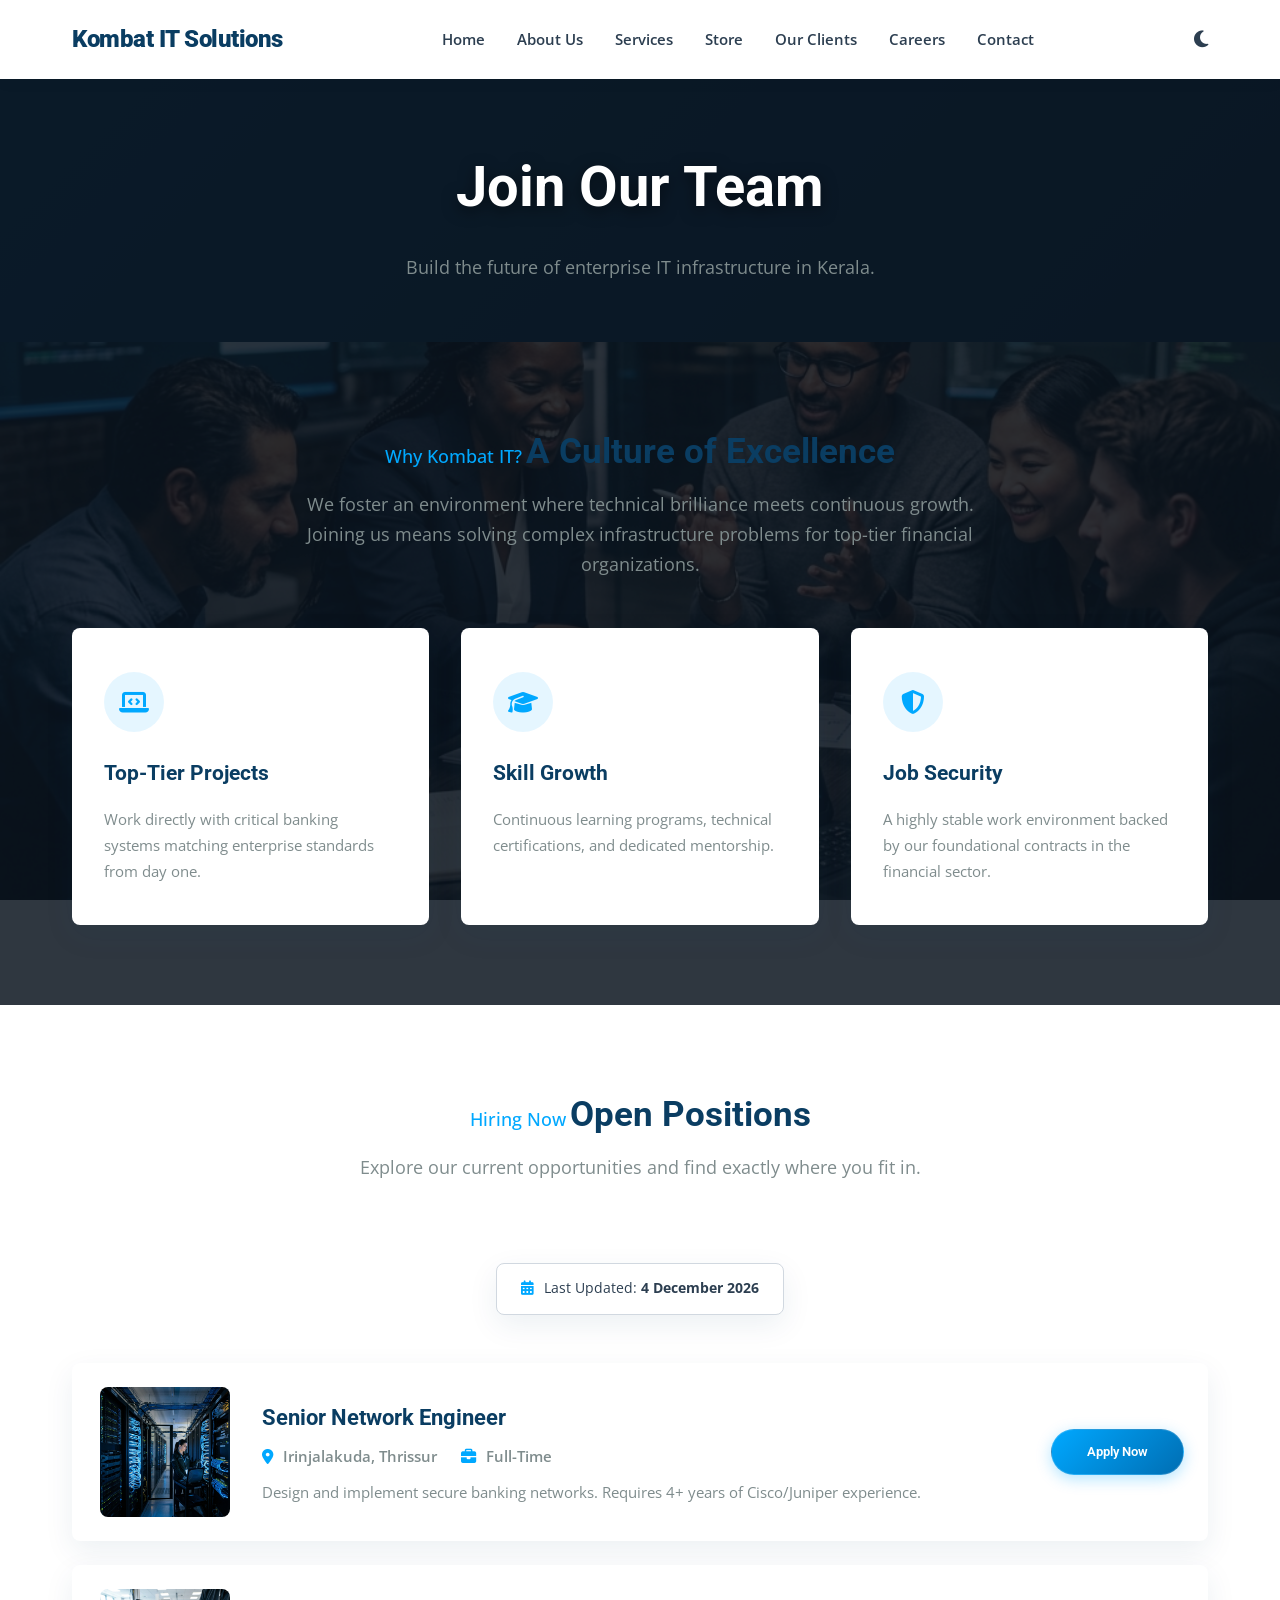
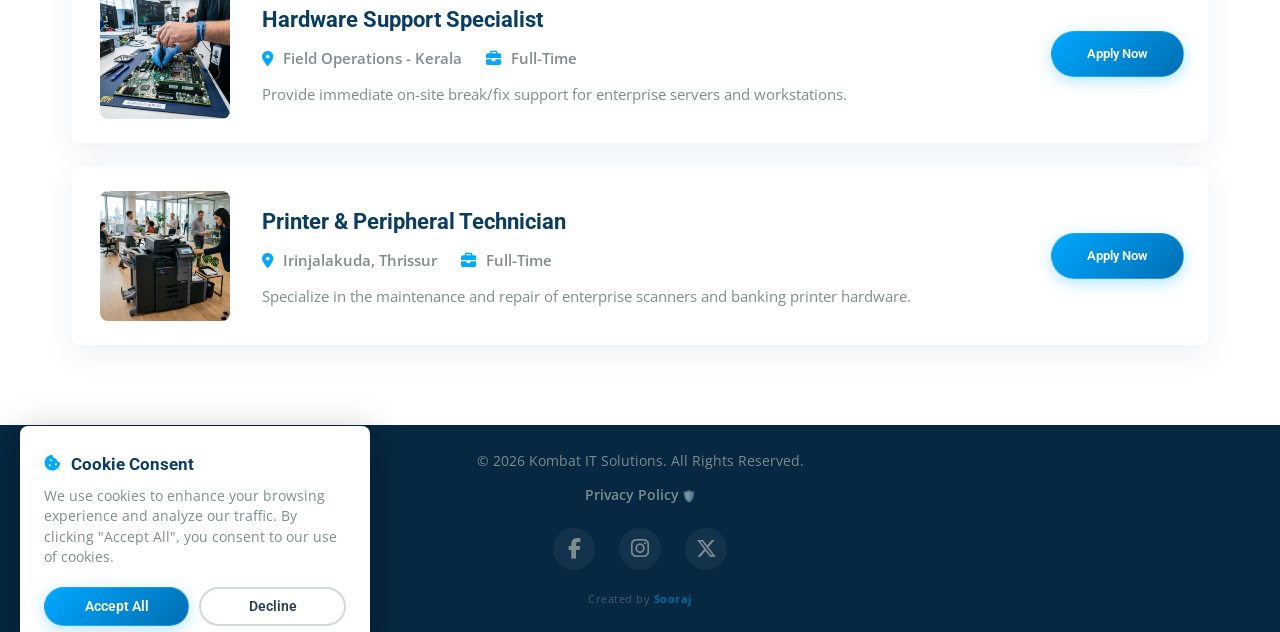
<file: careers.html>
<!DOCTYPE html>
<html lang="en">
<head>
    <meta charset="UTF-8">
    <meta name="viewport" content="width=device-width, initial-scale=1.0">
    <title>Careers - Kombat IT Solutions</title>
    <script>
        // Inline script to strictly prevent white-flash in dark mode
        const saved = localStorage.getItem('kombatTheme');
        const prefersDarkStr = window.matchMedia('(prefers-color-scheme: dark)').matches;
        if (saved === 'dark' || (!saved && prefersDarkStr)) {
            document.documentElement.setAttribute('data-theme', 'dark');
        }
    </script>
    <link href="https://fonts.googleapis.com/css2?family=Open+Sans:wght@300;400;600&family=Roboto:wght@400;500;700;900&display=swap" rel="stylesheet">
    <link rel="stylesheet" href="css/style.css">
    <!-- Favicon -->
    <link rel="icon" type="image/png" href="assets/images/favicon.png">
    <link rel="stylesheet" href="https://cdnjs.cloudflare.com/ajax/libs/font-awesome/6.5.1/css/all.min.css">
</head>
<body class="bg-main text-body">

    <!-- Preloader is omitted for the Careers page for faster UX loading if desired, or can be kept. We will omit it for subpages to allow instant loading. -->

    <!-- Header Navigation -->
    <header class="header">
        <nav class="navbar container">
            <div class="logo">
                <a href="index.html" class="logo-text">Kombat IT Solutions</a>
            </div>
            <ul class="nav-links">
                <li><a href="index.html#home">Home</a></li>
                <li><a href="index.html#about">About Us</a></li>
                <li><a href="index.html#services">Services</a></li>
                <li><a href="store.html">Store</a></li>
                <li><a href="index.html#clients">Our Clients</a></li>
                <li><a href="careers.html" class="active text-primary">Careers</a></li>
                <li><a href="index.html#contact">Contact</a></li>
            </ul>
            <div class="nav-actions">
                <div class="theme-toggle" id="theme-toggle" title="Toggle Light/Dark Theme">
                    <i class="fas fa-moon dark-icon"></i>
                    <i class="fas fa-sun light-icon" style="display:none;"></i>
                </div>
                <div class="hamburger">
                    <i class="fas fa-bars"></i>
                </div>
            </div>
        </nav>
    </header>

    <!-- Page Header Hero -->
    <div class="page-header bg-parallax parallax-careers">
        <div class="container fade-in-up">
            <h1>Join Our Team</h1>
            <p>Build the future of enterprise IT infrastructure in Kerala.</p>
        </div>
    </div>

    <!-- Culture Section -->
    <section class="section-padding bg-parallax parallax-culture">
        <div class="container scroll-reveal">
            <div class="text-center">
                <span class="subtitle">Why Kombat IT?</span>
                <h2 class="section-title">A Culture of Excellence</h2>
                <p class="section-desc">We foster an environment where technical brilliance meets continuous growth. Joining us means solving complex infrastructure problems for top-tier financial organizations.</p>
            </div>
            
            <div class="services-grid" style="margin-top: 2rem;">
                <div class="service-card shadow-box delay-1 scroll-reveal">
                    <div class="card-icon"><i class="fas fa-laptop-code"></i></div>
                    <h3>Top-Tier Projects</h3>
                    <p>Work directly with critical banking systems matching enterprise standards from day one.</p>
                </div>
                <div class="service-card shadow-box delay-2 scroll-reveal">
                    <div class="card-icon"><i class="fas fa-graduation-cap"></i></div>
                    <h3>Skill Growth</h3>
                    <p>Continuous learning programs, technical certifications, and dedicated mentorship.</p>
                </div>
                <div class="service-card shadow-box delay-1 scroll-reveal">
                    <div class="card-icon"><i class="fas fa-shield-alt"></i></div>
                    <h3>Job Security</h3>
                    <p>A highly stable work environment backed by our foundational contracts in the financial sector.</p>
                </div>
            </div>
        </div>
    </section>

    <!-- Open Positions Section -->
    <section class="section-padding bg-section">
        <div class="container scroll-reveal">
            <div class="text-center">
                <span class="subtitle">Hiring Now</span>
                <h2 class="section-title">Open Positions</h2>
                <p class="section-desc">Explore our current opportunities and find exactly where you fit in.</p>
                <div class="last-updated shadow-box">
                    <i class="fas fa-calendar-alt"></i> <span>Last Updated: <strong id="last-updated-date">Loading...</strong></span>
                </div>
            </div>

            <div class="jobs-grid">
                <!-- Job 1 -->
                <div class="job-card scroll-reveal">
                    <div class="job-image">
                        <img src="assets/images/network_engineer.png" alt="Senior Network Engineer Server Room">
                    </div>
                    <div class="job-info">
                        <h3>Senior Network Engineer</h3>
                        <div class="job-meta">
                            <span><i class="fas fa-map-marker-alt"></i> Irinjalakuda, Thrissur</span>
                            <span><i class="fas fa-briefcase"></i> Full-Time</span>
                        </div>
                        <p style="margin-top: 10px; color: var(--text-muted); font-size: 0.95rem;">Design and implement secure banking networks. Requires 4+ years of Cisco/Juniper experience.</p>
                    </div>
                    <div class="job-action">
                        <button onclick="triggerApplyCaptcha(this)" data-wa-link="https://wa.me/917025064441?text=Hello,%20I%20would%20like%20to%20apply%20for%20a%20position%20at%20Kombat." class="btn btn-primary">Apply Now</button>
                    </div>
                </div>

                <!-- Job 2 -->
                <div class="job-card scroll-reveal delay-1">
                    <div class="job-image">
                        <img src="assets/images/hardware_support.png" alt="Hardware Support Specialist repairing Server">
                    </div>
                    <div class="job-info">
                        <h3>Hardware Support Specialist</h3>
                        <div class="job-meta">
                            <span><i class="fas fa-map-marker-alt"></i> Field Operations - Kerala</span>
                            <span><i class="fas fa-briefcase"></i> Full-Time</span>
                        </div>
                        <p style="margin-top: 10px; color: var(--text-muted); font-size: 0.95rem;">Provide immediate on-site break/fix support for enterprise servers and workstations.</p>
                    </div>
                    <div class="job-action">
                        <button onclick="triggerApplyCaptcha(this)" data-wa-link="https://wa.me/917025064441?text=Hello,%20I%20would%20like%20to%20apply%20for%20the%20Hardware%20Support%20Specialist%20position." class="btn btn-primary">Apply Now</button>
                    </div>
                </div>
                
                <!-- Job 3 -->
                <div class="job-card scroll-reveal delay-2">
                    <div class="job-image">
                        <img src="assets/images/printer_tech.png" alt="Printer Technician fixing enterprise printer">
                    </div>
                    <div class="job-info">
                        <h3>Printer & Peripheral Technician</h3>
                        <div class="job-meta">
                            <span><i class="fas fa-map-marker-alt"></i> Irinjalakuda, Thrissur</span>
                            <span><i class="fas fa-briefcase"></i> Full-Time</span>
                        </div>
                        <p style="margin-top: 10px; color: var(--text-muted); font-size: 0.95rem;">Specialize in the maintenance and repair of enterprise scanners and banking printer hardware.</p>
                    </div>
                    <div class="job-action">
                        <button onclick="triggerApplyCaptcha(this)" data-wa-link="https://wa.me/917025064441?text=Hello,%20I%20would%20like%20to%20apply%20for%20the%20Printer%20and%20Peripheral%20Technician%20position." class="btn btn-primary">Apply Now</button>
                    </div>
                </div>
            </div>
        </div>
    </section>

    <!-- Footer -->
    <!-- Footer -->
    <footer class="footer">
        <div class="container text-center scroll-reveal">
            <p>&copy; 2026 Kombat IT Solutions. All Rights Reserved.</p>
            <div class="footer-links" style="margin: 10px 0;">
                <a href="privacy-policy.html" class="privacy-link">Privacy Policy</a>
            </div>
            <div class="social-links">
                <a href="#" target="_blank" title="Facebook"><i class="fab fa-facebook-f"></i></a>
                <a href="#" target="_blank" title="Instagram"><i class="fab fa-instagram"></i></a>
                <a href="#" target="_blank" title="X (Twitter)"><i class="fab fa-x-twitter"></i></a>
            </div>
            <p class="creator-credits">
                Created by <a href="https://instagram.com/zoorajvs" target="_blank" class="creator-link">Sooraj</a>
            </p>
        </div>
    </footer>

    <!-- Cookie Consent Popup -->
    <div id="cookie-popup" class="cookie-popup shadow-box">
        <div class="cookie-content">
            <h4><i class="fas fa-cookie-bite text-primary"></i> Cookie Consent</h4>
            <p>We use cookies to enhance your browsing experience and analyze our traffic. By clicking "Accept All", you consent to our use of cookies.</p>
            <div class="cookie-buttons">
                <button id="accept-cookies" class="btn btn-primary">Accept All</button>
                <button id="decline-cookies" class="btn btn-outline" style="color: var(--text-body); border-color: var(--border-color);">Decline</button>
            </div>
        </div>
    </div>

    <!-- Standardized Message Modal (Success/Error) -->
    <div id="success-modal" class="custom-modal shadow-box">
        <div class="modal-content text-center">
            <i id="modal-icon" class="fas fa-check-circle text-primary" style="font-size: 3rem; margin-bottom: 1rem;"></i>
            <h4 id="modal-title" style="margin-bottom: 0.5rem;" class="animated-gradient">Action Successful!</h4>
            <p id="modal-desc" style="color: var(--text-muted);">Operation completed successfully.</p>
            <button id="close-modal-careers" class="btn btn-primary" style="margin-top: 1.5rem;">Continue</button>
        </div>
    </div>

    <!-- Quick Tools Floating Menu -->
    <div class="fab-wrapper" id="fab-wrapper">
        <div class="fab-menu" id="fab-menu">
            <button class="fab-item btn-scroll-top" id="btn-top-scroll" title="Back to Top"><i class="fas fa-chevron-up"></i></button>
            <button class="fab-item btn-cart" id="btn-cart" title="View Cart"><i class="fas fa-shopping-cart"></i></button>
            <button class="fab-item btn-refresh" id="btn-refresh" title="Refresh Page"><i class="fas fa-sync-alt"></i></button>
        </div>
        <button class="fab-main shadow-box" id="fab-main" title="Quick Tools">
            <i class="fas fa-toolbox main-icon"></i>
            <i class="fas fa-times close-icon"></i>
        </button>
    </div>

    <!-- Careers Captcha Verification Modal -->
    <div id="careers-captcha-modal" class="custom-modal shadow-box">
        <div class="modal-content text-center" style="max-width: 450px;">
            <i class="fas fa-file-signature text-primary" style="font-size: 3rem; margin-bottom: 1.5rem;"></i>
            <h4 class="animated-gradient" style="margin-bottom: 0.5rem;">Human Verification</h4>
            <p style="color: var(--text-muted); font-size: 0.9rem; margin-bottom: 1.5rem;">Please complete the security challenge to continue with your professional application.</p>
            
            <div class="captcha-container" style="background: rgba(var(--brand-accent-rgb), 0.05); padding: 20px; border-radius: 12px; border: 1px solid var(--border-color); margin-bottom: 1.5rem;">
                <div style="display: flex; align-items: center; gap: 12px; justify-content: center;">
                    <div id="careers-captcha-display" style="background: var(--bg-card); color: var(--brand-accent); font-family: 'Courier New', Courier, monospace; font-weight: 900; font-size: 1.6rem; padding: 12px 25px; border-radius: 8px; border: 1px solid var(--brand-accent); user-select: none; letter-spacing: 5px; text-decoration: line-through; font-style: italic; background-image: radial-gradient(var(--brand-accent) 0.5px, transparent 0.5px); background-size: 4px 4px;">1234</div>
                    <button type="button" id="refresh-careers-captcha" style="background: none; border: none; color: var(--text-muted); cursor: pointer; font-size: 1.2rem;" title="Refresh Captcha"><i class="fas fa-sync-alt"></i></button>
                </div>
                <input type="text" id="careers-captcha-input" placeholder="Enter Challenge Code" required style="width: 100%; margin-top: 15px; padding: 12px; border-radius: 8px; border: 1px solid var(--border-color); background: var(--bg-section); color: var(--text-heading); font-size: 1rem; text-align: center; letter-spacing: 3px;">
            </div>

            <div style="display: grid; grid-template-columns: 1fr 1fr; gap: 10px;">
                <button id="verify-careers-captcha" class="btn btn-primary" style="padding: 12px;">Verify & Apply</button>
                <button id="cancel-careers-captcha" class="btn btn-outline" style="padding: 12px;">Cancel</button>
            </div>
        </div>
    </div>

    <script src="js/main.js"></script>
    <script>
        let careerCaptchaCode = '';
        let pendingWaLink = '';

        const generateCareerCaptcha = () => {
            const chars = '23456789ABCDEFGHJKLMNPQRSTUVWXYZ';
            let code = '';
            for(let i=0; i<4; i++) code += chars.charAt(Math.floor(Math.random() * chars.length));
            careerCaptchaCode = code;
            document.getElementById('careers-captcha-display').innerText = code;
            document.getElementById('careers-captcha-input').value = '';
        };

        window.triggerApplyCaptcha = (btn) => {
            pendingWaLink = btn.getAttribute('data-wa-link');
            generateCareerCaptcha();
            document.getElementById('careers-captcha-modal').classList.add('show');
            document.body.style.overflow = 'hidden';
            if (typeof playNavBeep === 'function') playNavBeep();
        };

        const refreshBtn = document.getElementById('refresh-careers-captcha');
        if(refreshBtn) refreshBtn.addEventListener('click', generateCareerCaptcha);

        const cancelBtn = document.getElementById('cancel-careers-captcha');
        if(cancelBtn) cancelBtn.addEventListener('click', () => {
            document.getElementById('careers-captcha-modal').classList.remove('show');
            document.body.style.overflow = 'auto';
        });

        const verifyBtn = document.getElementById('verify-careers-captcha');
        if(verifyBtn) {
            verifyBtn.addEventListener('click', () => {
                const inputCode = document.getElementById('careers-captcha-input').value.toUpperCase();
                if(inputCode !== careerCaptchaCode) {
                    if(typeof playNavBeep === 'function') playNavBeep();
                    const input = document.getElementById('careers-captcha-input');
                    input.style.borderColor = '#ff4757';
                    setTimeout(() => input.style.borderColor = 'var(--border-color)', 1000);
                    generateCareerCaptcha();
                    return;
                }

                // Success
                document.getElementById('careers-captcha-modal').classList.remove('show');
                document.body.style.overflow = 'auto';
                
                const modal = document.getElementById('success-modal');
                modal.classList.add('show');
                document.getElementById('modal-title').innerText = "Application Verified!";
                document.getElementById('modal-desc').innerText = "You will now be redirected to our career WhatsApp portal to submit your resume.";

                setTimeout(() => {
                    window.open(pendingWaLink, '_blank');
                    modal.classList.remove('show');
                }, 2000);
            });
        }
        
        const closeSuccess = document.getElementById('close-modal-careers');
        if(closeSuccess) closeSuccess.onclick = () => document.getElementById('success-modal').classList.remove('show');
    </script>
</body>
</html>
</file>
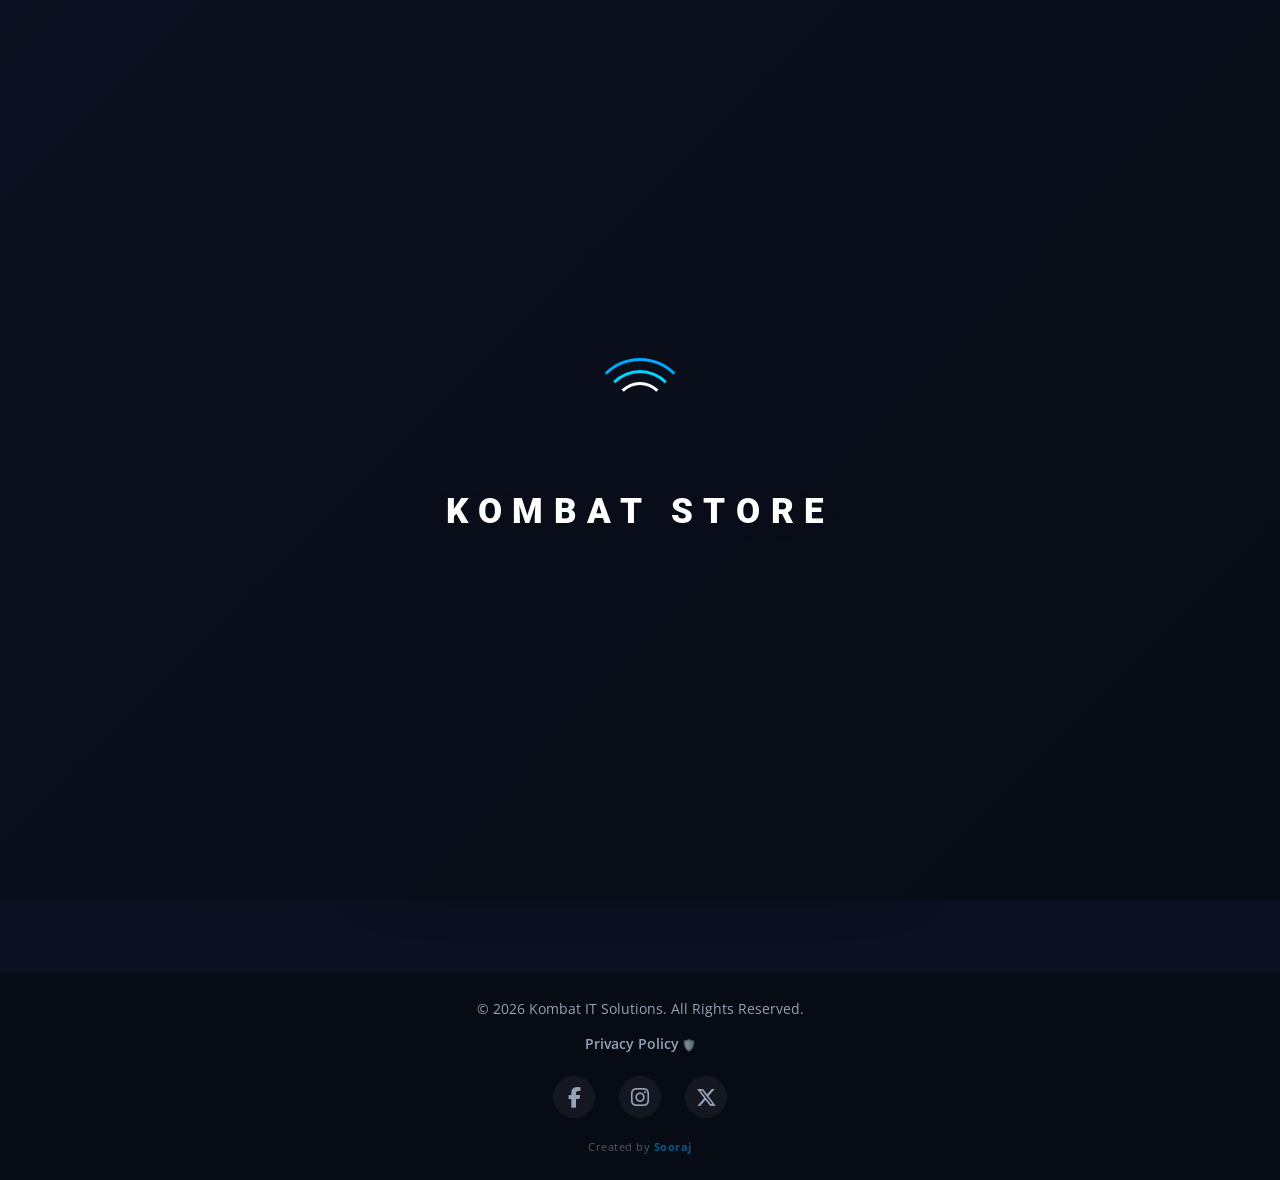
<file: cart.html>
<!DOCTYPE html>
<html lang="en" data-theme="dark">
<head>
    <meta charset="UTF-8">
    <meta name="viewport" content="width=device-width, initial-scale=1.0">
    <title>Shopping Cart | Kombat IT Solutions</title>
    <!-- Google Fonts -->
    <link href="https://fonts.googleapis.com/css2?family=Open+Sans:wght@300;400;600&family=Roboto:wght@400;500;700;900&display=swap" rel="stylesheet">
    <link rel="stylesheet" href="css/style.css">
    <!-- Favicon -->
    <link rel="icon" type="image/png" href="assets/images/favicon.png">
    <!-- Font Awesome -->
    <link rel="stylesheet" href="https://cdnjs.cloudflare.com/ajax/libs/font-awesome/6.5.1/css/all.min.css">
    <style>
        .parallax-cart { background-image: url('assets/images/cart_bg.png'); }
        
        .cart-container {
            margin-top: 2rem;
            display: grid;
            grid-template-columns: 2fr 1fr;
            gap: 2rem;
        }

        .cart-items-section {
            background: var(--bg-card);
            border-radius: var(--border-radius);
            padding: 2rem;
            border: 1px solid var(--border-color);
        }

        .cart-table {
            width: 100%;
            border-collapse: collapse;
        }

        .cart-table th {
            text-align: left;
            padding-bottom: 1rem;
            border-bottom: 2px solid var(--border-color);
            color: var(--text-muted);
            font-size: 0.9rem;
            text-transform: uppercase;
        }

        .cart-item {
            border-bottom: 1px solid var(--border-color);
        }

        .cart-item td {
            padding: 1.5rem 0;
            vertical-align: middle;
        }

        .cart-product-cell {
            display: flex;
            align-items: center;
            gap: 1.5rem;
        }

        .cart-product-img {
            width: 80px;
            height: 80px;
            border-radius: 10px;
            object-fit: cover;
            background: var(--bg-section);
        }

        .cart-product-info h4 {
            font-size: 1.1rem;
            color: var(--text-heading);
            margin-bottom: 0.2rem;
        }

        .cart-product-info span {
            font-size: 0.85rem;
            color: var(--text-muted);
        }

        .qty-controls {
            display: flex;
            align-items: center;
            gap: 10px;
            background: var(--bg-section);
            padding: 5px 12px;
            border-radius: 20px;
            width: fit-content;
        }

        .qty-btn {
            background: none;
            border: none;
            color: var(--brand-accent);
            cursor: pointer;
            font-size: 1.1rem;
            padding: 5px;
            transition: var(--transition);
        }

        .qty-btn:hover { transform: scale(1.2); }

        .qty-val {
            font-weight: 700;
            min-width: 25px;
            text-align: center;
        }

        .btn-remove-item {
            background: none;
            border: none;
            color: #ff4757;
            cursor: pointer;
            font-size: 1.2rem;
            transition: var(--transition);
        }

        .btn-remove-item:hover { transform: scale(1.2); color: #ff6b81; }

        .cart-summary {
            background: var(--bg-card);
            border-radius: var(--border-radius);
            padding: 2rem;
            border: 1px solid var(--border-color);
            height: fit-content;
            position: sticky;
            top: 100px;
        }

        .summary-row {
            display: flex;
            justify-content: space-between;
            margin-bottom: 1rem;
            font-size: 1.1rem;
        }

        .summary-total {
            border-top: 2px solid var(--border-color);
            padding-top: 1.5rem;
            margin-top: 1.5rem;
            font-size: 1.5rem;
            font-weight: 900;
            color: var(--brand-accent);
        }

        #user-name, #organisation-name {
            text-transform: uppercase;
            letter-spacing: 0.5px;
            font-weight: 700;
        }

        /* Highly Attractive Custom Checkbox for Privacy */
        .agreement-container {
            display: flex;
            align-items: flex-start;
            gap: 15px;
            margin: 2rem 0;
            cursor: pointer;
            user-select: none;
            padding: 12px;
            background: rgba(0, 168, 255, 0.03);
            border-radius: 12px;
            transition: var(--transition);
        }

        .agreement-container:hover {
            background: rgba(0, 168, 255, 0.08);
        }

        .custom-checkbox-wrapper {
            position: relative;
            min-width: 22px;
            height: 22px;
        }

        .custom-checkbox-target {
            opacity: 0;
            position: absolute;
            cursor: pointer;
            height: 0;
            width: 0;
        }

        .custom-checkbox-box {
            position: absolute;
            top: 0;
            left: 0;
            height: 22px;
            width: 22px;
            background: var(--bg-section);
            border: 2px solid var(--border-color);
            border-radius: 6px;
            transition: all 0.3s cubic-bezier(0.175, 0.885, 0.32, 1.275);
            display: flex;
            align-items: center;
            justify-content: center;
        }

        .agreement-container:hover .custom-checkbox-box {
            border-color: var(--brand-accent);
        }

        .custom-checkbox-target:checked ~ .custom-checkbox-box {
            background: var(--brand-accent);
            border-color: var(--brand-accent);
            box-shadow: 0 0 15px rgba(0, 168, 255, 0.4);
        }

        .custom-checkbox-box::after {
            content: "\f00c";
            font-family: "Font Awesome 6 Free";
            font-weight: 900;
            color: white;
            font-size: 0.8rem;
            display: none;
        }

        .custom-checkbox-target:checked ~ .custom-checkbox-box::after {
            display: block;
        }

        .agreement-label {
            font-size: 0.85rem;
            color: var(--text-muted);
            line-height: 1.5;
            cursor: pointer;
            text-align: left;
        }

        /* User Dashboard Pill - Premium Floating Design */
        .user-top-bar {
            position: sticky;
            top: 92px; /* Professional Gap from header */
            z-index: 990; /* Tuck below main header (1000) for clean mobile menu transitions */
            background: rgba(var(--bg-card-rgb), 0.8) !important;
            backdrop-filter: blur(12px);
            border: 1px solid var(--brand-accent);
            border-radius: 50px; /* Modern Pill shape */
            padding: 10px 30px;
            margin-bottom: 3.5rem; /* Increased Space */
            box-shadow: 0 10px 30px rgba(0, 168, 255, 0.15);
            transition: all 0.4s cubic-bezier(0.175, 0.885, 0.32, 1.275);
            max-width: fit-content;
            margin-left: auto;
            margin-right: auto;
        }

        .user-top-bar:hover {
            transform: translateY(2px);
            box-shadow: 0 15px 40px rgba(0, 168, 255, 0.25);
            border-color: #ffffff;
        }

        .user-top-bar .container {
            display: flex;
            justify-content: center;
            align-items: center;
            gap: 25px;
            padding: 0;
            white-space: nowrap;
        }

        /* Responsive Dashboard Adjustments */
        @media (max-width: 768px) {
            .user-top-bar {
                top: 100px; /* Safe distance below header on mobile */
                padding: 15px 20px;
                border-radius: 20px;
                max-width: 92%;
                margin-bottom: 3rem; /* Increased Mobile Space */
                overflow: visible !important; /* Critical to prevent pulse clipping */
                display: flex;
            }

            .user-top-bar.minimized {
                max-width: 60px;
                height: 60px;
                border-radius: 50%;
                padding: 0;
                justify-content: center;
                align-items: center;
                cursor: pointer;
                overflow: visible !important;
                animation: bubbleBeats 2s infinite cubic-bezier(0.175, 0.885, 0.32, 1.275);
            }

            .user-top-bar.minimized .container {
                display: flex;
                flex-direction: column;
                justify-content: center;
                align-items: center;
                width: 100%;
                height: 100%;
            }

            .user-top-bar.minimized #user-greeting,
            .user-top-bar.minimized #btn-logout {
                display: none !important;
            }
            .user-top-bar.minimized .mobile-bubble-icon {
                display: block !important;
                font-size: 1.5rem;
                color: var(--brand-accent);
                animation: bubblePulse 2.5s infinite;
            }

            .user-top-bar .container {
                flex-direction: column;
                gap: 12px;
                white-space: normal;
                text-align: center;
            }

            /* Ultra-Compact Phone Adjustment (e.g., 6" phones, <= 380px) */
            @media (max-width: 380px) {
                .user-top-bar {
                    max-width: 95%;
                    padding: 12px 15px;
                    top: 105px; /* Deep drop to clear mobile nav dynamic shifts */
                }
                .user-top-bar .container {
                    gap: 8px;
                }
                #user-greeting {
                    font-size: 0.85rem;
                }
            }
        }

        .cart-container {
            margin-top: 1rem; /* Base margin */
        }

        #cart-content-wrapper {
            margin-top: 3rem; /* Extra space from dashboard */
        }

        .toggle-dashboard {
            position: absolute;
            top: 5px;
            right: 15px;
            cursor: pointer;
            color: var(--text-muted);
            font-size: 1.2rem;
            display: none !important; /* Force hide on Desktop */
        }

        @media (max-width: 768px) {
            .toggle-dashboard {
                display: block !important;
            }
            .user-top-bar.minimized {
                cursor: pointer;
            }
        }

        .user-top-bar {
            cursor: default; /* Not clickable on Desktop */
        }

        /* Heartbeat Animation for Dashboard Bubble */
        @keyframes bubblePulse {
            0% { transform: scale(1); opacity: 0.8; }
            50% { transform: scale(1.15); opacity: 1; filter: drop-shadow(0 0 8px var(--brand-accent)); }
            100% { transform: scale(1); opacity: 0.8; }
        }

        @keyframes bubbleBeats {
            0% { transform: scale(1); box-shadow: 0 4px 15px rgba(0, 168, 255, 0.2); }
            5% { transform: scale(1.08); box-shadow: 0 10px 25px rgba(0, 168, 255, 0.4); }
            10% { transform: scale(1); box-shadow: 0 4px 15px rgba(0, 168, 255, 0.2); }
            15% { transform: scale(1.05); box-shadow: 0 8px 20px rgba(0, 168, 255, 0.3); }
            20% { transform: scale(1); box-shadow: 0 4px 15px rgba(0, 168, 255, 0.2); }
            100% { transform: scale(1); box-shadow: 0 4px 15px rgba(0, 168, 255, 0.2); }
        }

        .checkout-btn {
            width: 100%;
            margin-top: 2rem;
            padding: 1.2rem;
            font-size: 1.1rem;
        }

        .empty-cart-msg {
            text-align: center;
            padding: 4rem 0;
        }

        .empty-cart-msg i {
            font-size: 4rem;
            color: var(--text-muted);
            margin-bottom: 1.5rem;
        }

        @media (max-width: 991px) {
            .cart-container { grid-template-columns: 1fr; }
        }

        @media (max-width: 600px) {
            .cart-table th:nth-child(2), .cart-item td:nth-child(2) { display: none; }
            .cart-product-cell { gap: 1rem; }
            .cart-product-img { width: 60px; height: 60px; }
        }

        .login-form {
            text-align: left;
            margin-top: 1rem;
        }

        .login-form .form-group {
            margin-bottom: 0.8rem;
        }

        .login-form label {
            display: block;
            font-size: 0.8rem;
            color: var(--text-muted);
            margin-bottom: 5px;
            font-weight: 600;
        }

        .login-form input {
            width: 100%;
            padding: 12px;
            background: var(--bg-section);
            border: 1px solid var(--border-color);
            border-radius: 12px;
            color: var(--text-heading);
            font-size: 0.95rem;
        }

        .login-form input:focus {
            border-color: var(--brand-accent);
            outline: none;
        }

        #btn-logout:hover {
            color: #ff4757 !important;
            border-color: #ff4757 !important;
            background: rgba(255, 71, 87, 0.1) !important;
        }
    </style>
</head>
<body>

    <!-- Shop Login Modal -->
    <div id="shop-login-modal" class="custom-modal">
        <div class="modal-content text-center" style="max-width: 500px; position: relative;">
            <a href="index.html" style="position: absolute; top: 15px; right: 20px; color: var(--text-muted); font-size: 1.5rem; text-decoration: none; transition: var(--transition);"><i class="fas fa-times"></i></a>
            <h2 class="animated-gradient">Kombat Store Login</h2>
            <p style="margin-bottom: 1.5rem; color: var(--text-muted);">Please provide your professional credentials to unlock the Kombat corporate hardware catalog.</p>
            
            <form id="b2b-login-form" class="login-form">
                <div class="form-group">
                    <label>Professional Full Name</label>
                    <input type="text" id="user-name" placeholder="eg. John Doe" required>
                </div>
                <div class="form-group">
                    <label>Organization / Firm (Optional)</label>
                    <input type="text" id="organisation-name" placeholder="eg. Kombat IT Solutions">
                </div>
                <div class="form-group">
                    <label>Business Email Address</label>
                    <input type="email" id="user-email" placeholder="eg. professional@company.com" required>
                </div>
                <div class="form-group">
                    <label>WhatsApp Number (10 Digits)</label>
                    <div style="display: flex; gap: 0;">
                        <input type="tel" id="user-phone" value="+91 " required style="border-radius: 12px; letter-spacing: 1px;" maxlength="14">
                    </div>
                </div>

                <!-- Kombat Secure-Gate Captcha -->
                <div class="captcha-container" style="background: rgba(var(--brand-accent-rgb), 0.05); padding: 15px; border-radius: 12px; border: 1px solid var(--border-color); margin: 1rem 0;">
                    <label style="display: block; font-size: 0.8rem; color: var(--text-muted); margin-bottom: 8px; font-weight: 700; text-transform: uppercase; letter-spacing: 0.5px;">Verification Challenge</label>
                    <div style="display: flex; align-items: center; gap: 12px;">
                        <div id="captcha-display" style="background: var(--bg-card); color: var(--brand-accent); font-family: 'Courier New', Courier, monospace; font-weight: 900; font-size: 1.4rem; padding: 10px 20px; border-radius: 8px; border: 1px solid var(--brand-accent); user-select: none; letter-spacing: 4px; text-decoration: line-through; font-style: italic; background-image: radial-gradient(var(--brand-accent) 0.5px, transparent 0.5px); background-size: 4px 4px;">1234</div>
                        <button type="button" onclick="generateCaptcha()" style="background: none; border: none; color: var(--text-muted); cursor: pointer; font-size: 1.1rem;" title="Refresh Captcha"><i class="fas fa-sync-alt"></i></button>
                        <input type="text" id="captcha-input" placeholder="Type Code" required style="flex: 1; padding: 12px; border-radius: 8px; border: 1px solid var(--border-color); background: var(--bg-section); color: var(--text-heading); font-size: 1rem; text-align: center; letter-spacing: 2px;">
                    </div>
                </div>

                <div style="display: grid; grid-template-columns: 2fr 1.2fr; gap: 10px; margin-top: 1.5rem;">
                    <button type="submit" class="btn btn-primary" style="padding: 1rem; border-radius: 8px; font-weight: 700; font-size: 1rem;"><i class="fas fa-unlock" style="margin-right: 8px;"></i> Login to Store</button>
                    <a href="index.html" class="btn btn-outline" style="padding: 1rem; border-radius: 8px; display: flex; align-items: center; justify-content: center; text-decoration: none; font-size: 0.9rem;"><i class="fas fa-arrow-left" style="margin-right: 8px;"></i> Return Home</a>
                </div>

                <p style="font-size: 0.75rem; color: var(--text-muted); text-align: center; margin-top: 15px; line-height: 1.4;">
                    By clicking Login, you agree to the <a href="privacy-policy.html" target="_blank" style="color: var(--brand-accent); text-decoration: underline;">Kombat IT Solutions Privacy Policy</a> and terms of B2B procurement.
                </p>
            </form>
        </div>
    </div>

    <!-- Preloader -->
    <div id="preloader">
        <div class="loader-content text-center">
            <div class="loader-rings"><div class="ring"></div><div class="ring"></div><div class="ring"></div></div>
            <h1 class="loader-text">KOMBAT STORE</h1>
        </div>
    </div>

    <!-- Header -->
    <header class="header">
        <nav class="navbar container">
            <div class="logo">
                <a href="index.html" class="logo-text">Kombat IT Solutions</a>
            </div>
            <ul class="nav-links">
                <li><a href="index.html#home">Home</a></li>
                <li><a href="index.html#about">About Us</a></li>
                <li><a href="index.html#services">Services</a></li>
                <li><a href="store.html" class="active">Store</a></li>
                <li><a href="index.html#clients">Our Clients</a></li>
                <li><a href="careers.html">Careers</a></li>
                <li><a href="index.html#contact">Contact</a></li>
            </ul>
            <div class="nav-actions">
                <div class="nav-cart" id="header-cart" title="View Shopping Cart">
                    <i class="fas fa-shopping-cart"></i>
                    <span class="cart-count">0</span>
                </div>
                <div class="theme-toggle" id="theme-toggle"><i class="fas fa-moon dark-icon"></i><i class="fas fa-sun light-icon" style="display:none;"></i></div>
                <div class="hamburger"><i class="fas fa-bars"></i></div>
            </div>
        </nav>
    </header>

    <!-- Page Header -->
    <div class="page-header bg-parallax parallax-cart">
        <div class="container scroll-reveal">
            <h1 class="animated-gradient">Your Shopping Cart</h1>
            <p>Review your selected hardware and proceed to secure checkout.</p>
        </div>
    </div>

    <!-- Cart Section -->
    <section class="section-padding bg-main">
        <div class="container">
            <!-- User Greeting Dashboard Bar (Sticky & Minimizable) -->
            <div id="user-top-bar" class="user-top-bar" style="display:none;" onclick="toggleDashboardBubble(event)">
                <div class="toggle-dashboard" id="dash-toggle-btn" onclick="toggleDashboardManual(event)" style="display: none;">
                    <i class="fas fa-minus"></i>
                </div>
                <div class="container">
                    <i class="fas fa-user-shield mobile-bubble-icon" style="display:none;"></i>
                    <div id="user-greeting" style="font-size: 1rem; display: flex; align-items: center; gap: 10px;">
                        <i class="fas fa-user-shield text-primary"></i>
                        <span><span id="greeting-text">Good Morning</span>, <strong id="display-name" class="text-primary" style="text-transform: uppercase;">User</strong></span>
                        <span style="color: var(--border-color); margin: 0 10px;">|</span>
                        <span id="display-org" style="font-weight: 600; font-size: 0.9rem; color: var(--text-muted); text-transform: uppercase;"><i class="fas fa-building" style="margin-right: 5px;"></i>Kombat Partner</span>
                    </div>
                    <button id="btn-logout" class="btn btn-outline" style="padding: 4px 15px; font-size: 0.8rem;"><i class="fas fa-power-off"></i> Logout</button>
                </div>
            </div>

            <div id="cart-content-wrapper" class="cart-container scroll-reveal">
                <!-- Left: Items -->
                <div class="cart-items-section">
                    <table class="cart-table" id="cart-table">
                        <thead>
                            <tr>
                                <th>Product</th>
                                <th>Price</th>
                                <th>Quantity</th>
                                <th>Total</th>
                                <th></th>
                            </tr>
                        </thead>
                        <tbody id="cart-items-body">
                            <!-- JS Inject -->
                        </tbody>
                    </table>
                    <div id="empty-msg" class="empty-cart-msg" style="display:none;">
                        <i class="fas fa-shopping-basket"></i>
                        <h3>Your cart is empty</h3>
                        <p>Explore our store to add enterprise hardware.</p>
                        <a href="store.html" class="btn btn-primary" style="margin-top: 1.5rem;">Return to Store</a>
                    </div>
                </div>

                <!-- Right: Summary -->
                <div class="cart-summary" id="cart-summary-box">
                    <h3>Order Summary</h3>
                    <div class="mt-2">
                        <div class="summary-row"><span>Subtotal:</span> <span id="subtotal">₹0</span></div>
                        <div class="summary-row"><span>Corporate Discount:</span> <span>-₹0</span></div>
                        <div class="summary-row"><span>Shipping:</span> <span class="text-primary">FREE</span></div>
                        <div class="summary-row summary-total"><span>Total:</span> <span id="final-total">₹0</span></div>
                    </div>
                    <button class="btn btn-primary checkout-btn" id="btn-checkout">Checkout Now</button>
                    <div style="display: grid; grid-template-columns: 1fr 1fr; gap: 10px; margin-top: 1rem;">
                        <a href="store.html" class="btn btn-outline" style="border-color: var(--border-color); text-decoration: none; display: flex; align-items: center; justify-content: center;">Back to Store</a>
                        <button class="btn btn-outline" id="btn-clear-cart" style="border-color: var(--border-color);">Clear Cart</button>
                    </div>
                </div>
            </div>
        </div>
    </section>

    <!-- Success Modal -->
    <div id="success-modal" class="custom-modal shadow-box">
        <div class="modal-content text-center" style="max-width: 500px;">
            <i id="modal-icon" class="fas fa-check-double text-primary" style="font-size: 3rem; margin-bottom: 1rem;"></i>
            <h3 id="modal-title" class="animated-gradient">Order Request Sent!</h3>
            
            <div id="order-summary-display" style="text-align: left; background: var(--bg-section); padding: 1.5rem; border-radius: 10px; margin: 1rem 0; font-size: 0.9rem; border: 1px solid var(--border-color);">
                <div id="modal-order-id" style="font-weight: 800; color: var(--brand-accent); margin-bottom: 10px; font-size: 1.1rem;">Order ID: #ORD-0000-KM</div>
                <div id="modal-item-list" style="margin-bottom: 15px; max-height: 150px; overflow-y: auto;">
                    <!-- Items JS -->
                </div>
                <div id="modal-total-value" style="border-top: 1px solid var(--border-color); padding-top: 10px; margin-top: 10px; font-weight: 800; font-size: 1.2rem; display: flex; justify-content: space-between;">
                    <span>Total:</span>
                    <span class="text-primary" id="final-total-modal">₹0</span>
                </div>
            </div>

            <p id="modal-desc"></p>

            <div style="background: rgba(255, 121, 121, 0.1); color: #ff7979; padding: 10px; border-radius: 5px; font-size: 0.85rem; margin-bottom: 1.5rem; border-left: 4px solid #ff7979;">
                <i class="fas fa-camera" style="margin-right: 8px;"></i> <strong>Action Required:</strong> Please take a <b>screenshot</b> of this page for your future references. The cart has been cleared.
            </div>

            <button id="close-modal-final" class="btn btn-primary w-100">Finish & Return to Store</button>
        </div>
    </div>

    <!-- Logout Confirmation Modal -->
    <div id="logout-modal" class="custom-modal shadow-box">
        <div class="modal-content text-center" style="max-width: 400px;">
            <i class="fas fa-sign-out-alt text-danger" style="font-size: 3rem; margin-bottom: 1rem; color: #ff4757;"></i>
            <h3 class="animated-gradient">Terminate Session?</h3>
            <p>Logging out will clear your current cart and business profile from this device.</p>
            <div class="modal-footer" style="display: flex; gap: 10px; justify-content: center; margin-top: 1.5rem;">
                <button id="cancel-logout" class="btn btn-outline" style="min-width: 130px;">Wait, Stay</button>
                <button id="confirm-logout" class="btn btn-primary" style="min-width: 130px; background: #ff4757; border-color: #ff4757;">Yes, Logout</button>
            </div>
        </div>
    </div>

    <!-- Footer -->
    <footer class="footer">
        <div class="container text-center scroll-reveal">
            <p>&copy; 2026 Kombat IT Solutions. All Rights Reserved.</p>
            <div class="footer-links" style="margin: 10px 0;">
                <a href="privacy-policy.html" class="privacy-link">Privacy Policy</a>
            </div>
            <div class="social-links">
                <a href="#" target="_blank" title="Facebook"><i class="fab fa-facebook-f"></i></a>
                <a href="#" target="_blank" title="Instagram"><i class="fab fa-instagram"></i></a>
                <a href="#" target="_blank" title="X (Twitter)"><i class="fab fa-x-twitter"></i></a>
            </div>
            <p class="creator-credits">
                Created by <a href="https://instagram.com/zoorajvs" target="_blank" class="creator-link">Sooraj</a>
            </p>
        </div>
    </footer>

    <script src="js/main.js"></script>
    <script>
        const products = {
            'p1': { name: 'Kombat Pro-Workstation Elite', price: 85500, img: 'assets/images/products/workstation.png', sku: 'KOM-001' },
            'p2': { name: 'Kombat Secure-Gate Router', price: 12400, img: 'assets/images/products/router.png', sku: 'KOM-102' },
            'p3': { name: 'Kombat Multi-Center 5000', price: 45900, img: 'assets/images/products/printer.png', sku: 'KOM-201' },
            'p4': { name: 'Kombat Vision-Wide 4K', price: 32500, img: 'assets/images/products/monitor.png', sku: 'KOM-304' },
            'p5': { name: 'Kombat Optic-Scan 2000', price: 18200, img: 'assets/images/products/scanner.png', sku: 'KOM-205' },
            'p6': { name: 'Kombat Power-Shield 3K', price: 14500, img: 'assets/images/products/ups.png', sku: 'KOM-506' },
            'p7': { name: 'Kombat Mechanical-Tac', price: 4800, img: 'assets/images/products/keyboard.png', sku: 'KOM-607' },
            'p8': { name: 'Kombat Precision-Pro', price: 2450, img: 'assets/images/products/mouse.png', sku: 'KOM-608' },
            'p9': { name: 'Kombat Laser-Pulse Mini', price: 9800, img: 'assets/images/products/compact_printer.png', sku: 'KOM-209' }
        };

        let cartData = JSON.parse(localStorage.getItem('kombat_cart')) || {};
        let userData = JSON.parse(localStorage.getItem('kombat_user'));

        function checkShopAccess() {
            if(!userData) {
                document.getElementById('shop-login-modal').classList.add('show');
                document.getElementById('user-top-bar').style.display = 'none';
                document.body.style.overflow = 'hidden';
                generateCaptcha();
            } else {
                showUserGreeting();
            }
        }

        let currentCaptcha = "1234";
        window.generateCaptcha = () => {
            const chars = '23456789ABCDEFGHJKLMNPQRSTUVWXYZ';
            let code = '';
            for(let i=0; i<4; i++) code += chars.charAt(Math.floor(Math.random() * chars.length));
            currentCaptcha = code;
            const display = document.getElementById('captcha-display');
            if(display) display.innerText = code;
        };

        function showUserGreeting() {
            const hour = new Date().getHours();
            let greet = "Good Evening";
            if(hour < 12) greet = "Good Morning";
            else if(hour < 17) greet = "Good Afternoon";

            document.getElementById('greeting-text').innerText = greet;
            document.getElementById('display-name').innerText = userData.name;
            document.getElementById('display-org').innerText = userData.org;
            document.getElementById('user-top-bar').style.display = 'flex';

            // Intelligent Sticky Auto-Toggle (Ported from Store)
            window.addEventListener('scroll', () => {
                const bar = document.getElementById('user-top-bar');
                if (window.innerWidth <= 768) {
                    if (window.scrollY < 50 && bar.classList.contains('minimized')) {
                        bar.classList.remove('minimized');
                        const icon = document.querySelector('#dash-toggle-btn i');
                        if(icon) icon.className = "fas fa-minus";
                    } 
                    else if (window.scrollY > 150 && !bar.classList.contains('minimized')) {
                        if (window.autoMinimizeAllowed) {
                            bar.classList.add('minimized');
                            const icon = document.querySelector('#dash-toggle-btn i');
                            if(icon) icon.className = "fas fa-plus-circle";
                        }
                    }
                }
            });

            window.autoMinimizeAllowed = false;
            setTimeout(() => {
                window.autoMinimizeAllowed = true;
                if (window.scrollY > 150) {
                     const bar = document.getElementById('user-top-bar');
                     bar.classList.add('minimized');
                     const icon = document.querySelector('#dash-toggle-btn i');
                     if(icon) icon.className = "fas fa-plus-circle";
                }
            }, 5000);
        }

        // Dashboard Bubble Toggle Logic (Mobile Only)
        window.toggleDashboardManual = (e) => {
            e.stopPropagation();
            const bar = document.getElementById('user-top-bar');
            bar.classList.toggle('minimized');
            window.autoMinimizeAllowed = false; 
            const icon = document.querySelector('#dash-toggle-btn i');
            if(bar.classList.contains('minimized')) {
                icon.className = "fas fa-plus-circle";
            } else {
                icon.className = "fas fa-minus";
            }
        };

        window.toggleDashboardBubble = (e) => {
            const bar = document.getElementById('user-top-bar');
            if(window.innerWidth <= 768 && bar.classList.contains('minimized')) {
                bar.classList.remove('minimized');
                window.autoMinimizeAllowed = false; 
                const icon = document.querySelector('#dash-toggle-btn i');
                if(icon) icon.className = "fas fa-minus";
            }
        };

        document.getElementById('btn-logout').onclick = () => {
            document.getElementById('logout-modal').classList.add('show');
        };

        document.getElementById('cancel-logout').onclick = () => {
            document.getElementById('logout-modal').classList.remove('show');
        };

        document.getElementById('confirm-logout').onclick = () => {
            localStorage.removeItem('kombat_user');
            localStorage.removeItem('kombat_cart');
            window.location.reload();
        };

        const phoneInput = document.getElementById('user-phone');
        if(phoneInput) {
            phoneInput.addEventListener('input', function() {
                if(!this.value.startsWith('+91 ')) {
                    this.value = '+91 ';
                }
                let nums = this.value.substring(4).replace(/\D/g, '');
                if(nums.length > 10) nums = nums.substring(0, 10);
                this.value = '+91 ' + nums;
            });
        }

        document.getElementById('b2b-login-form').onsubmit = (e) => {
            e.preventDefault();
            const phoneVal = document.getElementById('user-phone').value;
            const digitOnly = phoneVal.substring(4).replace(/\D/g, '');

            if(digitOnly.length !== 10) {
                const modal = document.getElementById('success-modal');
                const mIcon = document.getElementById('modal-icon');
                if(mIcon) mIcon.className = "fas fa-exclamation-circle text-danger";
                document.getElementById('modal-title').innerText = "Verification Error";
                document.getElementById('modal-desc').innerText = "Please enter exactly 10 digits for your professional WhatsApp number.";
                document.getElementById('order-summary-display').style.display = 'none';
                modal.classList.add('show');
                return;
            }

            const cInput = document.getElementById('captcha-input').value.toUpperCase();
            if(cInput !== currentCaptcha) {
                const modal = document.getElementById('success-modal');
                const mIcon = document.getElementById('modal-icon');
                if(mIcon) mIcon.className = "fas fa-shield-virus text-danger";
                document.getElementById('modal-title').innerText = "Security Failed";
                document.getElementById('modal-desc').innerText = "The verification challenge code is incorrect. Please try again.";
                document.getElementById('order-summary-display').style.display = 'none';
                modal.classList.add('show');
                generateCaptcha();
                return;
            }

            const uData = {
                name: document.getElementById('user-name').value,
                org: document.getElementById('organisation-name').value || 'INDIVIDUAL PROFESSIONAL',
                email: document.getElementById('user-email').value,
                phone: phoneVal
            };
            localStorage.setItem('kombat_user', JSON.stringify(uData));
            window.location.reload(); 
        };

        checkShopAccess();

        function updateCartCount() {
            let total = 0;
            Object.values(cartData).forEach(qty => total += qty);
            document.querySelectorAll('.cart-count').forEach(el => el.innerText = total);
        }

        const goToStore = () => window.location.href = 'store.html';
        const goToCart = () => window.location.href = 'cart.html';
        
        const headerCart = document.getElementById('header-cart');
        if(headerCart) headerCart.onclick = goToCart;
        
        const fabCart = document.getElementById('btn-cart');
        if(fabCart) fabCart.onclick = goToStore; // When on cart, FAB cart link takes you back to store to add more

        function renderCart() {
            updateCartCount();
            const body = document.getElementById('cart-items-body');
            const emptyMsg = document.getElementById('empty-msg');
            const cartTable = document.getElementById('cart-table');
            const summaryBox = document.getElementById('cart-summary-box');
            
            body.innerHTML = '';
            let subtotal = 0;

            const activePids = Object.keys(cartData).filter(pid => cartData[pid] > 0);

            if(activePids.length === 0) {
                emptyMsg.style.display = 'block';
                cartTable.style.display = 'none';
                summaryBox.style.display = 'none';
                return;
            }

            emptyMsg.style.display = 'none';
            cartTable.style.display = 'table';
            summaryBox.style.display = 'block';

            activePids.forEach(pid => {
                const product = products[pid];
                const qty = cartData[pid];
                const total = product.price * qty;
                subtotal += total;

                const row = document.createElement('tr');
                row.className = 'cart-item';
                row.innerHTML = `
                    <td>
                        <div class="cart-product-cell">
                            <img src="${product.img}" class="cart-product-img">
                            <div class="cart-product-info">
                                <h4>${product.name}</h4>
                                <span>${product.sku}</span>
                            </div>
                        </div>
                    </td>
                    <td>₹${product.price.toLocaleString()}</td>
                    <td>
                        <div class="qty-controls">
                            <button class="qty-btn" onclick="updateQty('${pid}', -1)"><i class="fas fa-minus"></i></button>
                            <span class="qty-val">${qty}</span>
                            <button class="qty-btn" onclick="updateQty('${pid}', 1)"><i class="fas fa-plus"></i></button>
                        </div>
                    </td>
                    <td><strong class="text-primary">₹${total.toLocaleString()}</strong></td>
                    <td><button class="btn-remove-item" onclick="removeItem('${pid}')" title="Remove Item"><i class="fas fa-trash-alt"></i></button></td>
                `;
                body.appendChild(row);
            });

            document.getElementById('subtotal').innerText = `₹${subtotal.toLocaleString()}`;
            document.getElementById('final-total').innerText = `₹${subtotal.toLocaleString()}`;
        }

        window.updateQty = (pid, delta) => {
            cartData[pid] = (cartData[pid] || 0) + delta;
            if(cartData[pid] < 0) cartData[pid] = 0;
            if(cartData[pid] === 0) delete cartData[pid];
            localStorage.setItem('kombat_cart', JSON.stringify(cartData));
            renderCart();
        };

        window.removeItem = (pid) => {
            delete cartData[pid];
            localStorage.setItem('kombat_cart', JSON.stringify(cartData));
            renderCart();
        };

        document.getElementById('btn-clear-cart').onclick = () => {
            if(confirm("Are you sure you want to clear your cart?")) {
                cartData = {};
                localStorage.setItem('kombat_cart', JSON.stringify(cartData));
                renderCart();
            }
        };

        document.getElementById('btn-checkout').onclick = () => {
            const activePids = Object.keys(cartData).filter(pid => cartData[pid] > 0);
            if(activePids.length === 0) return;

            // Generate Professional Order ID
            const orderId = 'ORD-' + Math.floor(1000 + Math.random() * 9000) + '-KM';

            let waMessage = `*Kombat IT Solutions - New Order Request [#${orderId}]*\n`;
            waMessage += "----------------------------------------------\n\n";
            waMessage += `• *Customer:* ${userData ? userData.name : 'Unknown'}\n`;
            waMessage += `• *Company:* ${userData ? userData.org : 'N/A'}\n`;
            waMessage += `• *Contact:* ${userData ? userData.phone : 'N/A'}\n`;
            waMessage += "----------------------------------------------\n\n";
            
            let itemsHtml = "";
            let total = 0;

            activePids.forEach(pid => {
                const p = products[pid];
                const qty = cartData[pid];
                const sub = p.price * qty;
                total += sub;
                waMessage += `• *${p.name}*\n  Qty: ${qty} | SKU: ${p.sku}\n  Subtotal: ₹${sub.toLocaleString()}\n\n`;
                itemsHtml += `<div style="display:flex; justify-content:space-between; margin-bottom:5px;">
                                <span>• ${p.name} (x${qty})</span>
                                <span>₹${sub.toLocaleString()}</span>
                              </div>`;
            });

            waMessage += "----------------------------------------------\n";
            waMessage += `*Grand Total: ₹${total.toLocaleString()}*\n\n`;
            waMessage += "_Please process this order and assign an account manager._";

            // Open WhatsApp
            const encodedMsg = encodeURIComponent(waMessage);
            window.open(`https://wa.me/917025064441?text=${encodedMsg}`, '_blank');

            // Populate and show final confirmation modal
            document.getElementById('modal-order-id').innerText = `Order ID: #${orderId}`;
            document.getElementById('modal-item-list').innerHTML = itemsHtml;
            document.getElementById('final-total-modal').innerText = `₹${total.toLocaleString()}`;

            // CLEAR CART
            cartData = {};
            localStorage.setItem('kombat_cart', JSON.stringify(cartData));
            
            const modal = document.getElementById('success-modal');
            modal.classList.add('show');
        };

        const finalCloseBtn = document.getElementById('close-modal-final');
        if(finalCloseBtn) finalCloseBtn.onclick = () => window.location.href = 'store.html';

        renderCart();
    </script>
</body>
</html>
</file>
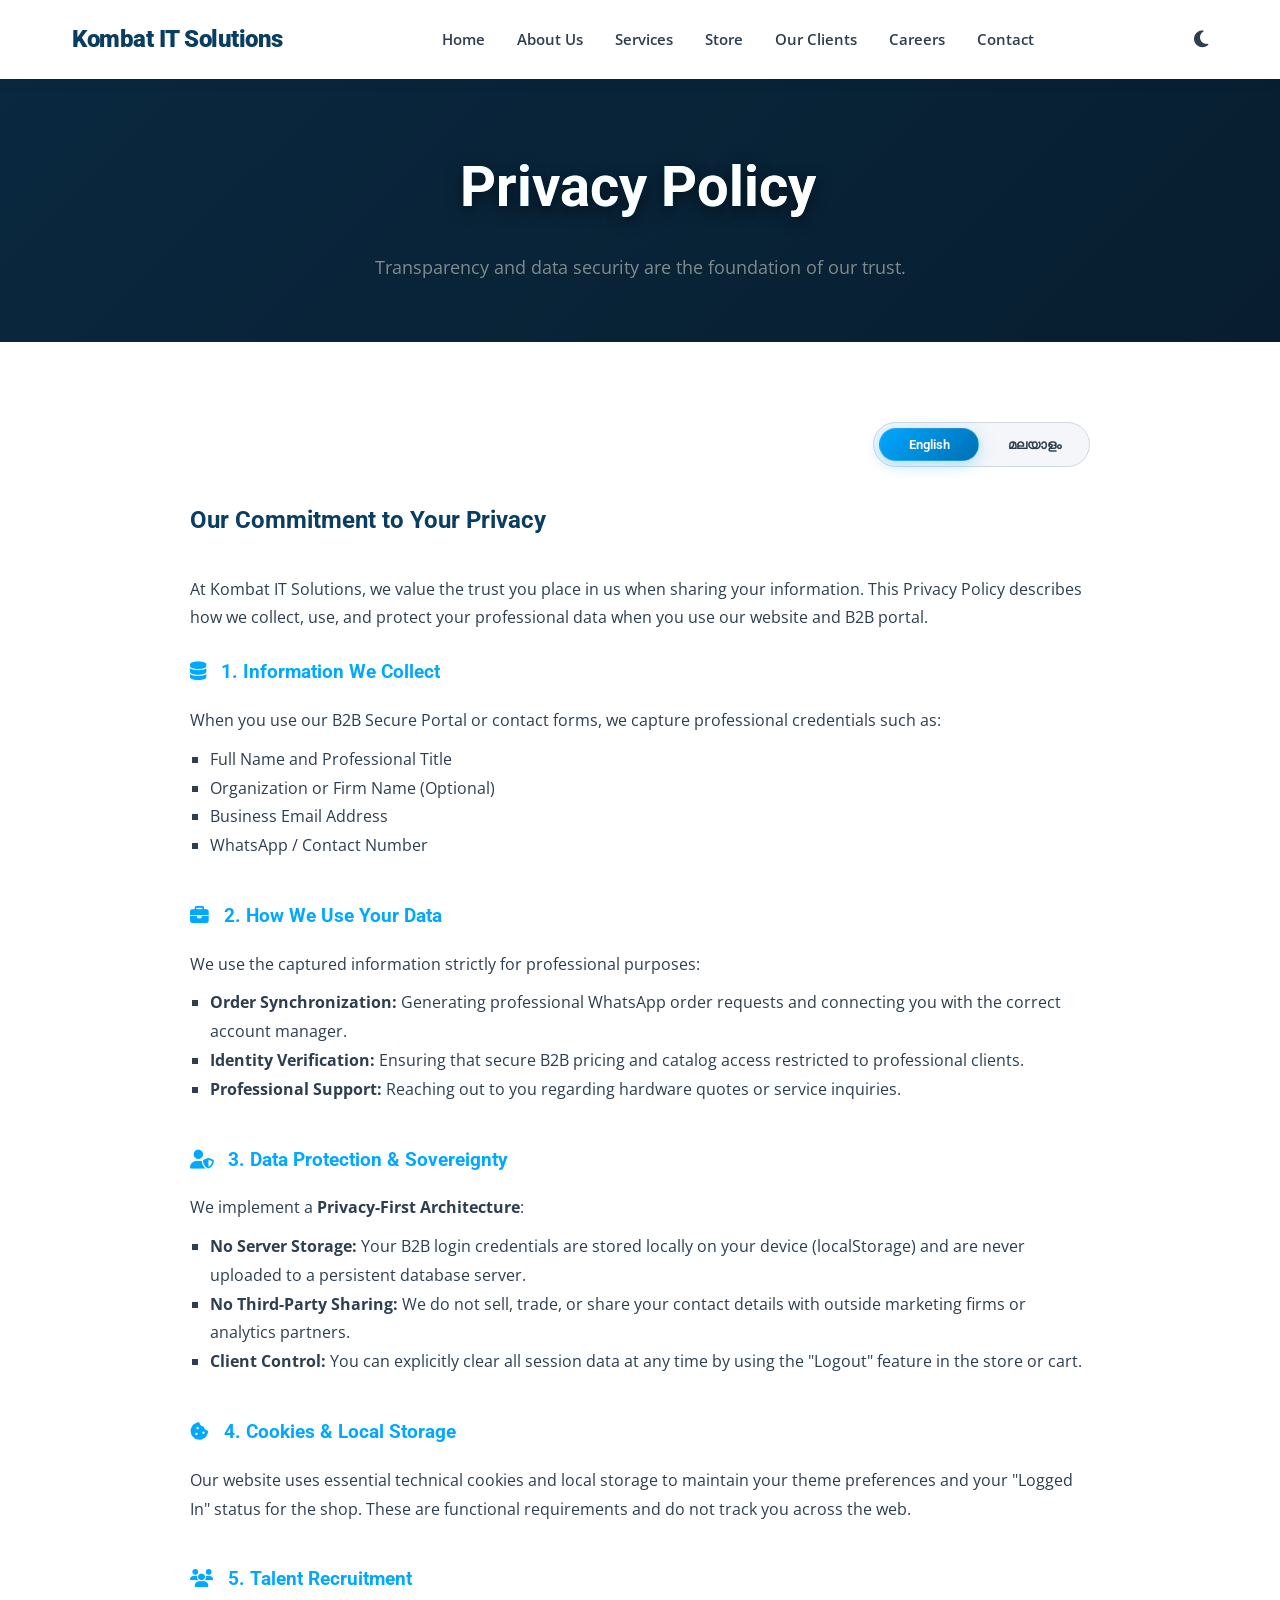
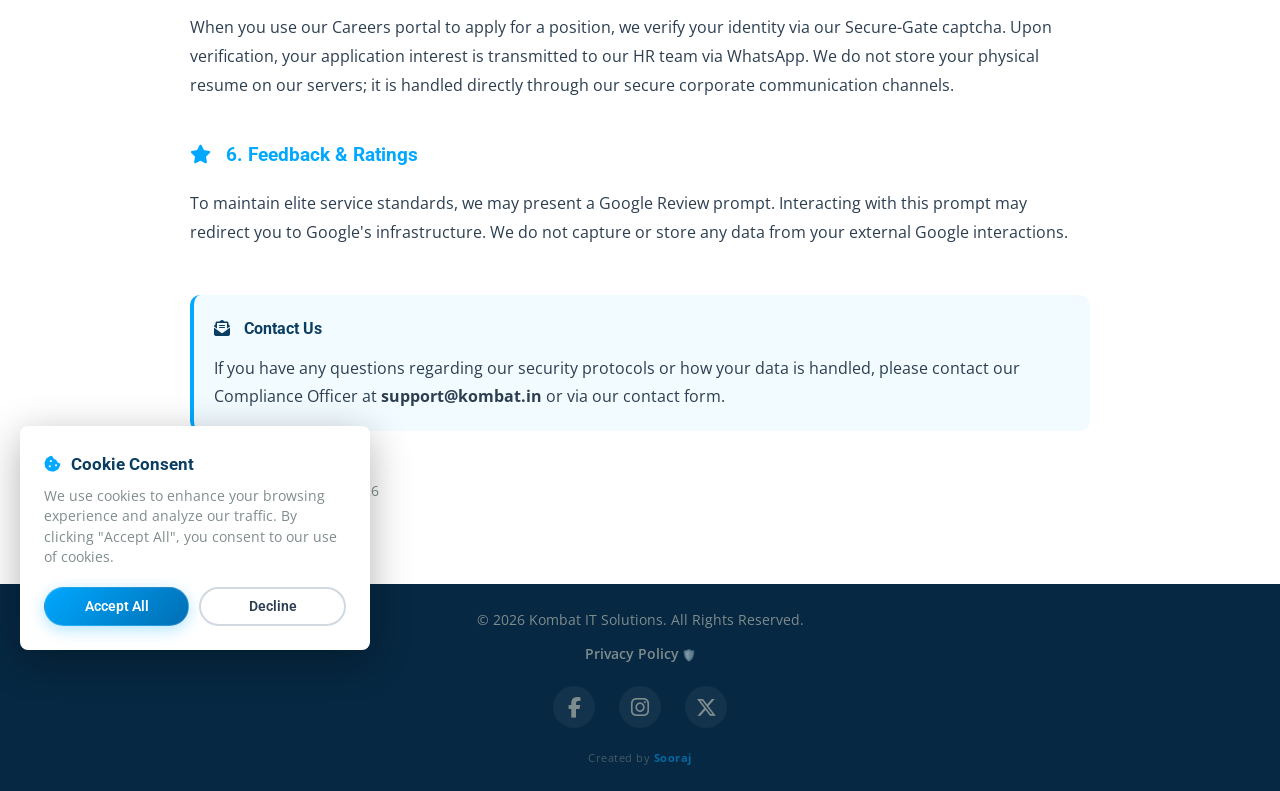
<file: privacy-policy.html>
<!DOCTYPE html>
<html lang="en">
<head>
    <meta charset="UTF-8">
    <meta name="viewport" content="width=device-width, initial-scale=1.0">
    <title>Privacy Policy - Kombat IT Solutions</title>
    <script>
        // Inline script to strictly prevent white-flash in dark mode
        const saved = localStorage.getItem('kombatTheme');
        const prefersDarkStr = window.matchMedia('(prefers-color-scheme: dark)').matches;
        if (saved === 'dark' || (!saved && prefersDarkStr)) {
            document.documentElement.setAttribute('data-theme', 'dark');
        }
    </script>
    <!-- Google Fonts -->
    <link href="https://fonts.googleapis.com/css2?family=Open+Sans:wght@300;400;600&family=Roboto:wght@400;500;700;900&display=swap" rel="stylesheet">
    <link rel="stylesheet" href="css/style.css">
    <!-- Favicon -->
    <link rel="icon" type="image/png" href="assets/images/favicon.png">
    <!-- Font Awesome -->
    <link rel="stylesheet" href="https://cdnjs.cloudflare.com/ajax/libs/font-awesome/6.5.1/css/all.min.css">
</head>
<body class="bg-main text-body">

    <!-- Preloader is omitted for consistent subpage UX -->

    <!-- Header Navigation -->
    <header class="header">
        <nav class="navbar container">
            <div class="logo">
                <a href="index.html" class="logo-text">Kombat IT Solutions</a>
            </div>
            <ul class="nav-links">
                <li><a href="index.html#home">Home</a></li>
                <li><a href="index.html#about">About Us</a></li>
                <li><a href="index.html#services">Services</a></li>
                <li><a href="store.html">Store</a></li>
                <li><a href="index.html#clients">Our Clients</a></li>
                <li><a href="careers.html">Careers</a></li>
                <li><a href="index.html#contact">Contact</a></li>
            </ul>
            <div class="nav-actions">
                <div class="theme-toggle" id="theme-toggle" title="Toggle Light/Dark Theme">
                    <i class="fas fa-moon dark-icon"></i>
                    <i class="fas fa-sun light-icon" style="display:none;"></i>
                </div>
                <div class="hamburger">
                    <i class="fas fa-bars"></i>
                </div>
            </div>
        </nav>
    </header>

    <!-- Header Hero -->
    <div class="page-header bg-parallax parallax-privacy">
        <div class="container scroll-reveal">
            <h1 class="animated-gradient">Privacy Policy</h1>
            <p>Transparency and data security are the foundation of our trust.</p>
        </div>
    </div>

    <!-- Policy Content -->
    <section class="section-padding bg-main">
        <div class="container">
            <!-- Language Toggle -->
            <div class="scroll-reveal" style="display: flex; justify-content: flex-end; margin-bottom: 2rem; max-width: 900px; margin-left: auto; margin-right: auto;">
                <div style="background: var(--bg-section); padding: 5px; border-radius: 50px; border: 1px solid var(--border-color); display: flex; gap: 5px;">
                    <button id="btn-en" class="btn btn-primary" style="padding: 8px 15px; font-size: 0.8rem; border-radius: 50px; min-width: 100px;">English</button>
                    <button id="btn-ml" class="btn btn-outline" style="padding: 8px 15px; font-size: 0.8rem; border-radius: 50px; color: var(--text-body); border: none; min-width: 100px;">മലയാളം</button>
                </div>
            </div>

            <!-- English Content -->
            <div id="content-en" class="scroll-reveal" style="max-width: 900px; margin: 0 auto; line-height: 1.8;">
                <h2 style="margin-bottom: 2rem; color: var(--text-heading);">Our Commitment to Your Privacy</h2>
                <p style="margin-bottom: 1.5rem;">At Kombat IT Solutions, we value the trust you place in us when sharing your information. This Privacy Policy describes how we collect, use, and protect your professional data when you use our website and B2B portal.</p>

                <div style="margin-bottom: 2.5rem;">
                    <h3 style="color: var(--brand-accent); margin-bottom: 1rem;"><i class="fas fa-database" style="margin-right: 10px;"></i> 1. Information We Collect</h3>
                    <p>When you use our B2B Secure Portal or contact forms, we capture professional credentials such as:</p>
                    <ul style="margin-left: 20px; list-style-type: square; margin-top: 10px;">
                        <li>Full Name and Professional Title</li>
                        <li>Organization or Firm Name (Optional)</li>
                        <li>Business Email Address</li>
                        <li>WhatsApp / Contact Number</li>
                    </ul>
                </div>

                <div style="margin-bottom: 2.5rem;">
                    <h3 style="color: var(--brand-accent); margin-bottom: 1rem;"><i class="fas fa-briefcase" style="margin-right: 10px;"></i> 2. How We Use Your Data</h3>
                    <p>We use the captured information strictly for professional purposes:</p>
                    <ul style="margin-left: 20px; list-style-type: square; margin-top: 10px;">
                        <li><strong>Order Synchronization:</strong> Generating professional WhatsApp order requests and connecting you with the correct account manager.</li>
                        <li><strong>Identity Verification:</strong> Ensuring that secure B2B pricing and catalog access restricted to professional clients.</li>
                        <li><strong>Professional Support:</strong> Reaching out to you regarding hardware quotes or service inquiries.</li>
                    </ul>
                </div>

                <div style="margin-bottom: 2.5rem;">
                    <h3 style="color: var(--brand-accent); margin-bottom: 1rem;"><i class="fas fa-user-shield" style="margin-right: 10px;"></i> 3. Data Protection & Sovereignty</h3>
                    <p>We implement a <strong>Privacy-First Architecture</strong>:</p>
                    <ul style="margin-left: 20px; list-style-type: square; margin-top: 10px;">
                        <li><strong>No Server Storage:</strong> Your B2B login credentials are stored locally on your device (localStorage) and are never uploaded to a persistent database server.</li>
                        <li><strong>No Third-Party Sharing:</strong> We do not sell, trade, or share your contact details with outside marketing firms or analytics partners.</li>
                        <li><strong>Client Control:</strong> You can explicitly clear all session data at any time by using the "Logout" feature in the store or cart.</li>
                    </ul>
                </div>

                <div style="margin-bottom: 2.5rem;">
                    <h3 style="color: var(--brand-accent); margin-bottom: 1rem;"><i class="fas fa-cookie-bite" style="margin-right: 10px;"></i> 4. Cookies & Local Storage</h3>
                    <p>Our website uses essential technical cookies and local storage to maintain your theme preferences and your "Logged In" status for the shop. These are functional requirements and do not track you across the web.</p>
                </div>

                <div style="margin-bottom: 2.5rem;">
                    <h3 style="color: var(--brand-accent); margin-bottom: 1rem;"><i class="fas fa-users" style="margin-right: 10px;"></i> 5. Talent Recruitment</h3>
                    <p>When you use our Careers portal to apply for a position, we verify your identity via our Secure-Gate captcha. Upon verification, your application interest is transmitted to our HR team via WhatsApp. We do not store your physical resume on our servers; it is handled directly through our secure corporate communication channels.</p>
                </div>

                <div style="margin-bottom: 2.5rem;">
                    <h3 style="color: var(--brand-accent); margin-bottom: 1rem;"><i class="fas fa-star" style="margin-right: 10px;"></i> 6. Feedback & Ratings</h3>
                    <p>To maintain elite service standards, we may present a Google Review prompt. Interacting with this prompt may redirect you to Google's infrastructure. We do not capture or store any data from your external Google interactions.</p>
                </div>

                <div style="background: rgba(0, 168, 255, 0.05); border-left: 4px solid var(--brand-accent); padding: 20px; border-radius: 10px; margin-top: 3rem;">
                    <h4 style="margin-bottom: 10px;"><i class="fas fa-envelope-open-text" style="margin-right: 10px;"></i> Contact Us</h4>
                    <p>If you have any questions regarding our security protocols or how your data is handled, please contact our Compliance Officer at <strong>support@kombat.in</strong> or via our contact form.</p>
                </div>
                
                <p style="margin-top: 3rem; font-size: 0.85rem; color: var(--text-muted);">Last Updated: April 25, 2026</p>
            </div>

            <!-- Malayalam Content -->
            <div id="content-ml" class="scroll-reveal" style="max-width: 900px; margin: 0 auto; line-height: 2; display: none;">
                <h2 style="margin-bottom: 2rem; color: var(--text-heading); font-family: inherit;">ഞങ്ങളുടെ സ്വകാര്യതാ പ്രതിബദ്ധത</h2>
                <p style="margin-bottom: 1.5rem;">കോംബാറ്റ് ഐടി സൊല്യൂഷൻസിൽ, വിവരങ്ങൾ പങ്കുവെക്കുമ്പോൾ നിങ്ങൾ ഞങ്ങളിൽ അർപ്പിക്കുന്ന വിശ്വാസത്തെ ഞങ്ങൾ വിലമതിക്കുന്നു. ഞങ്ങളുടെ വെബ്‌സൈറ്റും ബി2ബി പോർട്ടലും ഉപയോഗിക്കുമ്പോൾ നിങ്ങളുടെ വിവരങ്ങൾ ഞങ്ങൾ എങ്ങനെ ശേഖരിക്കുകയും ഉപയോഗിക്കുകയും സംരക്ഷിക്കുകയും ചെയ്യുന്നു എന്ന് ഈ രീതി വിശദീകരിക്കുന്നു.</p>

                <div style="margin-bottom: 2.5rem;">
                    <h3 style="color: var(--brand-accent); margin-bottom: 1rem;"><i class="fas fa-database" style="margin-right: 10px;"></i> 1. ഞങ്ങൾ ശേഖരിക്കുന്ന വിവരങ്ങൾ</h3>
                    <p>ഞങ്ങളുടെ ബി2ബി സെക്യുർ പോർട്ടൽ അല്ലെങ്കിൽ കോൺടാക്റ്റ് ഫോമുകൾ ഉപയോഗിക്കുമ്പോൾ, ഞങ്ങൾ താഴെ പറയുന്ന വിവരങ്ങൾ ശേഖരിക്കുന്നു:</p>
                    <ul style="margin-left: 20px; list-style-type: disc; margin-top: 10px;">
                        <li>മുഴുവൻ പേരും തസ്തികയും</li>
                        <li>സ്ഥാപനത്തിന്റെ അല്ലെങ്കിൽ ഫേമിന്റെ പേര് (ഓപ്ഷണൽ)</li>
                        <li>ബിസിനസ് ഇമെയിൽ വിലാസം</li>
                        <li>വാട്ട്‌സ്ആപ്പ് / കോൺടാക്റ്റ് നമ്പർ</li>
                    </ul>
                </div>

                <div style="margin-bottom: 2.5rem;">
                    <h3 style="color: var(--brand-accent); margin-bottom: 1rem;"><i class="fas fa-briefcase" style="margin-right: 10px;"></i> 2. വിവരങ്ങൾ എങ്ങനെ ഉപയോഗിക്കുന്നു</h3>
                    <p>ശേഖരിച്ച വിവരങ്ങൾ കർശനമായി ഔദ്യോഗിക ആവശ്യങ്ങൾക്കായി മാത്രമാണ് ഉപയോഗിക്കുന്നത്:</p>
                    <ul style="margin-left: 20px; list-style-type: disc; margin-top: 10px;">
                        <li><strong>ഓർഡർ ഏകോപനം:</strong> പ്രൊഫഷണൽ വാട്ട്‌സ്ആപ്പ് ഓർഡർ അഭ്യർത്ഥനകൾ തയ്യാറാക്കുന്നതിനും ഉചിതമായ മാനേജറുമായി നിങ്ങളെ ബന്ധിപ്പിക്കുന്നതിനും.</li>
                        <li><strong>തിരിച്ചറിയൽ പരിശോധന:</strong> ബി2ബി വിലകളും കാറ്റലോഗും അംഗീകൃത ഉപഭോക്താക്കൾക്ക് മാത്രമാണെന്ന് ഉറപ്പാക്കാൻ.</li>
                        <li><strong>പ്രൊഫഷണൽ സപ്പോർട്ട്:</strong> ഹാർഡ്‌വെയർ ഉദ്ധരണികളെയോ സേവന അന്വേഷണങ്ങളെയോ കുറിച്ച് നിങ്ങളുമായി ബന്ധപ്പെടാൻ.</li>
                    </ul>
                </div>

                <div style="margin-bottom: 2.5rem;">
                    <h3 style="color: var(--brand-accent); margin-bottom: 1rem;"><i class="fas fa-user-shield" style="margin-right: 10px;"></i> 3. ഡാറ്റ സുരക്ഷയും പരമാധികാരവും</h3>
                    <p>ഞങ്ങൾ ഒരു <strong>പ്രൈവസി-ഫസ്റ്റ് ആർക്കിടെക്ചർ</strong> ആണ് നടപ്പിലാക്കുന്നത്:</p>
                    <ul style="margin-left: 20px; list-style-type: disc; margin-top: 10px;">
                        <li><strong>സെർവർ സ്റ്റോറേജ് ഇല്ല:</strong> നിങ്ങളുടെ ലോഗിൻ വിവരങ്ങൾ നിങ്ങളുടെ ഉപകരണത്തിൽ മാത്രമാണ് (localStorage) സംരക്ഷിക്കുന്നത്, ഇത് ഒരിക്കലും ഞങ്ങളുടെ സെർവറുകളിലേക്ക് അപ്‌ലോഡ് ചെയ്യില്ല.</li>
                        <li><strong>മൂന്നാം കക്ഷികളുമായി പങ്കിടില്ല:</strong> നിങ്ങളുടെ വിവരങ്ങൾ ഞങ്ങൾ മറ്റാർക്കും വിൽക്കുകയോ കൈമാറുകയോ ചെയ്യില്ല.</li>
                        <li><strong>ഉപഭോക്തൃ നിയന്ത്രണം:</strong> എപ്പോൾ വേണമെങ്കിലും "ലോഗൗട്ട്" ഓപ്ഷൻ ഉപയോഗിച്ച് നിങ്ങളുടെ വിവരങ്ങൾ നീക്കം ചെയ്യാവുന്നതാണ്.</li>
                    </ul>
                </div>

                <div style="margin-bottom: 2.5rem;">
                    <h3 style="color: var(--brand-accent); margin-bottom: 1rem;"><i class="fas fa-cookie-bite" style="margin-right: 10px;"></i> 4. കുക്കികളും ലോക്കൽ സ്റ്റോറേജും</h3>
                    <p>നിങ്ങളുടെ മുൻഗണനകളും ലോഗിൻ സ്റ്റാറ്റസും നിലനിർത്താൻ ഞങ്ങളുടെ വെബ്‌സൈറ്റ് അത്യാവശ്യമായ കുക്കികൾ ഉപയോഗിക്കുന്നു. ഇത് നിങ്ങളുടെ ഇന്റർനെറ്റ് ഉപയോഗത്തെ മറ്റ് വെബ്‌സൈറ്റുകളിൽ ട്രാക്ക് ചെയ്യില്ല.</p>
                </div>

                <div style="margin-bottom: 2.5rem;">
                    <h3 style="color: var(--brand-accent); margin-bottom: 1rem;"><i class="fas fa-users" style="margin-right: 10px;"></i> 5. തൊഴിൽ അപേക്ഷകൾ</h3>
                    <p>കരിയർ പോർട്ടൽ വഴി അപേക്ഷിക്കുമ്പോൾ, 'Secure-Gate' വഴി നിങ്ങളുടെ ഐഡന്റിറ്റി ഞങ്ങൾ പരിശോധിക്കുന്നു. ഇതിനുശേഷം നിങ്ങളുടെ അപേക്ഷാ വിവരങ്ങൾ വാട്ട്‌സ്ആപ്പ് വഴി ഞങ്ങളുടെ എച്ച്ആർ ടീമിന് കൈമാറും. നിങ്ങളുടെ റെസ്യൂമെ ഞങ്ങളുടെ സെർവറുകളിൽ സൂക്ഷിക്കില്ല; ഇത് ഞങ്ങളുടെ സുരക്ഷിത ചാനലുകൾ വഴി നേരിട്ട് കൈകാര്യം ചെയ്യുന്നു.</p>
                </div>

                <div style="margin-bottom: 2.5rem;">
                    <h3 style="color: var(--brand-accent); margin-bottom: 1rem;"><i class="fas fa-star" style="margin-right: 10px;"></i> 6. ഫീഡ്‌ബാക്ക് & റേറ്റിംഗുകൾ</h3>
                    <p>സേവന നിലവാരം ഉറപ്പാക്കാൻ ഞങ്ങൾ ഗൂഗിൾ റിവ്യൂ പ്രോംപ്റ്റ് നൽകാറുണ്ട്. ഇതിലൂടെ നിങ്ങൾ ഗൂഗിളിന്റെ പ്ലാറ്റ്‌ഫോമിലേക്ക് റീഡയറക്ട് ചെയ്യപ്പെട്ടേക്കാം. നിങ്ങളുടെ ഗൂഗിൾ അക്കൗണ്ട് വിവരങ്ങളോ മറ്റ് ബാഹ്യ വിവരങ്ങളോ ഞങ്ങൾ ശേഖരിക്കുന്നില്ല.</p>
                </div>

                <div style="background: rgba(0, 168, 255, 0.05); border-left: 4px solid var(--brand-accent); padding: 20px; border-radius: 10px; margin-top: 3rem;">
                    <h4 style="margin-bottom: 10px;"><i class="fas fa-envelope-open-text" style="margin-right: 10px;"></i> ഞങ്ങളുമായി ബന്ധപ്പെടുക</h4>
                    <p>ഞങ്ങളുടെ സുരക്ഷാ പ്രോട്ടോക്കോളുകളെക്കുറിച്ചോ ഡാറ്റ കൈകാര്യം ചെയ്യുന്നതിനെക്കുറിച്ചോ നിങ്ങൾക്ക് എന്തെങ്കിലും ചോദ്യങ്ങളുണ്ടെങ്കിൽ, ദയവായി <strong>support@kombat.in</strong> എന്ന വിലാസത്തിലോ കോൺടാക്റ്റ് ഫോം വഴിയോ ബന്ധപ്പെടുക.</p>
                </div>
                
                <p style="margin-top: 3rem; font-size: 0.85rem; color: var(--text-muted);">അവസാനമായി പുതുക്കിയത്: 2026 ഏപ്രിൽ 25</p>
            </div>
        </div>
    </section>

    <script>
        // Language Toggle Logic
        const btnEn = document.getElementById('btn-en');
        const btnMl = document.getElementById('btn-ml');
        const contentEn = document.getElementById('content-en');
        const contentMl = document.getElementById('content-ml');

        function switchLanguage(lang) {
            if (lang === 'en') {
                contentEn.style.display = 'block';
                contentMl.style.display = 'none';
                btnEn.className = 'btn btn-primary';
                btnMl.className = 'btn btn-outline';
                btnMl.style.border = 'none';
            } else {
                contentEn.style.display = 'none';
                contentMl.style.display = 'block';
                btnEn.className = 'btn btn-outline';
                btnEn.style.border = 'none';
                btnMl.className = 'btn btn-primary';
            }
            if (typeof playNavBeep === 'function') playNavBeep();
        }

        btnEn.addEventListener('click', () => switchLanguage('en'));
        btnMl.addEventListener('click', () => switchLanguage('ml'));
    </script>

    <!-- Footer -->
    <footer class="footer">
        <div class="container text-center scroll-reveal">
            <p>&copy; 2026 Kombat IT Solutions. All Rights Reserved.</p>
            <div class="footer-links" style="margin: 10px 0;">
                <a href="privacy-policy.html" class="privacy-link">Privacy Policy</a>
            </div>
            <div class="social-links">
                <a href="#" target="_blank" title="Facebook"><i class="fab fa-facebook-f"></i></a>
                <a href="#" target="_blank" title="Instagram"><i class="fab fa-instagram"></i></a>
                <a href="#" target="_blank" title="X (Twitter)"><i class="fab fa-x-twitter"></i></a>
            </div>
            <p class="creator-credits">
                Created by <a href="https://instagram.com/zoorajvs" target="_blank" class="creator-link">Sooraj</a>
            </p>
        </div>
    </footer>

    <!-- Cookie Consent Popup -->
    <div id="cookie-popup" class="cookie-popup shadow-box">
        <div class="cookie-content">
            <h4><i class="fas fa-cookie-bite text-primary"></i> Cookie Consent</h4>
            <p>We use cookies to enhance your browsing experience and analyze our traffic. By clicking "Accept All", you consent to our use of cookies.</p>
            <div class="cookie-buttons">
                <button id="accept-cookies" class="btn btn-primary">Accept All</button>
                <button id="decline-cookies" class="btn btn-outline" style="color: var(--text-body); border-color: var(--border-color);">Decline</button>
            </div>
        </div>
    </div>

    <!-- Quick Tools Floating Menu -->
    <div class="fab-wrapper" id="fab-wrapper">
        <div class="fab-menu" id="fab-menu">
            <button class="fab-item btn-scroll-top" id="btn-top-scroll" title="Back to Top"><i class="fas fa-chevron-up"></i></button>
            <button class="fab-item btn-refresh" id="btn-refresh" title="Refresh Page"><i class="fas fa-sync-alt"></i></button>
        </div>
        <button class="fab-main shadow-box" id="fab-main" title="Quick Tools">
            <i class="fas fa-toolbox main-icon"></i>
            <i class="fas fa-times close-icon"></i>
        </button>
    </div>

    <script src="js/main.js"></script>
</body>
</html>
</file>
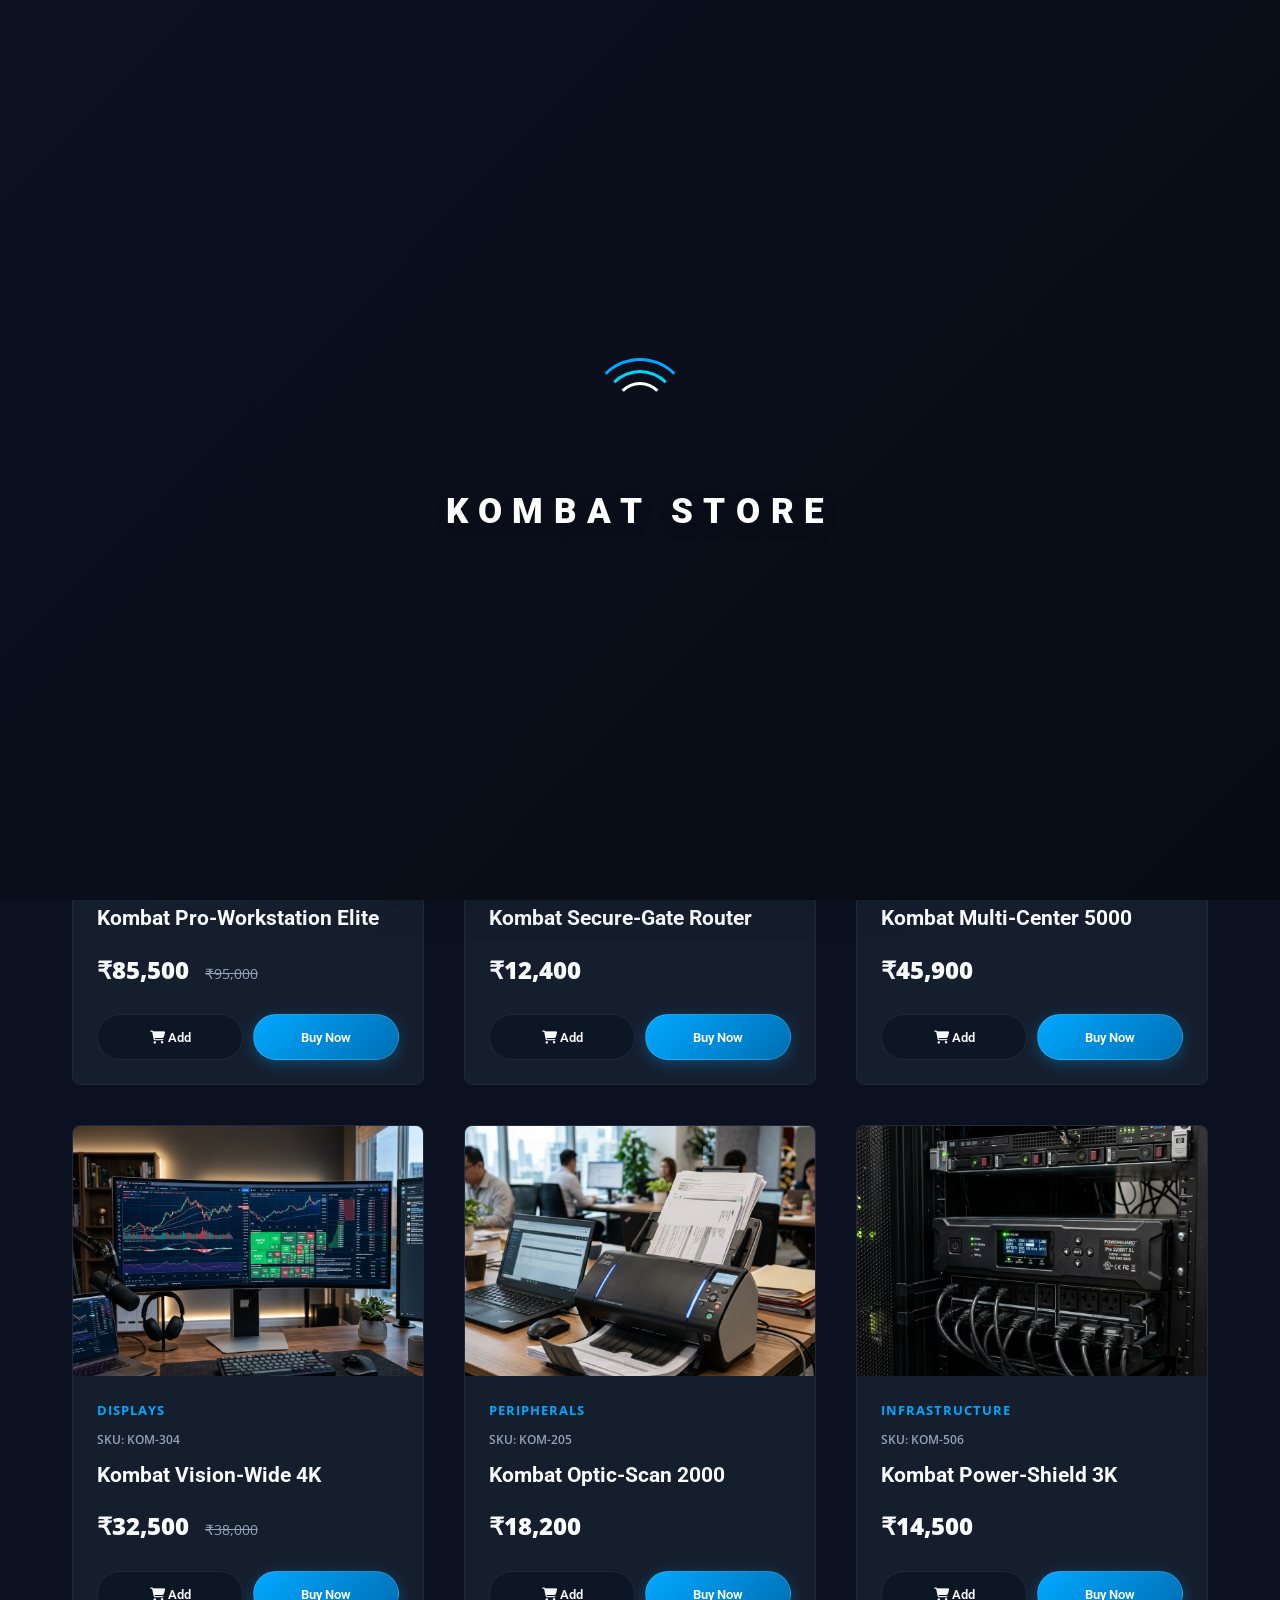
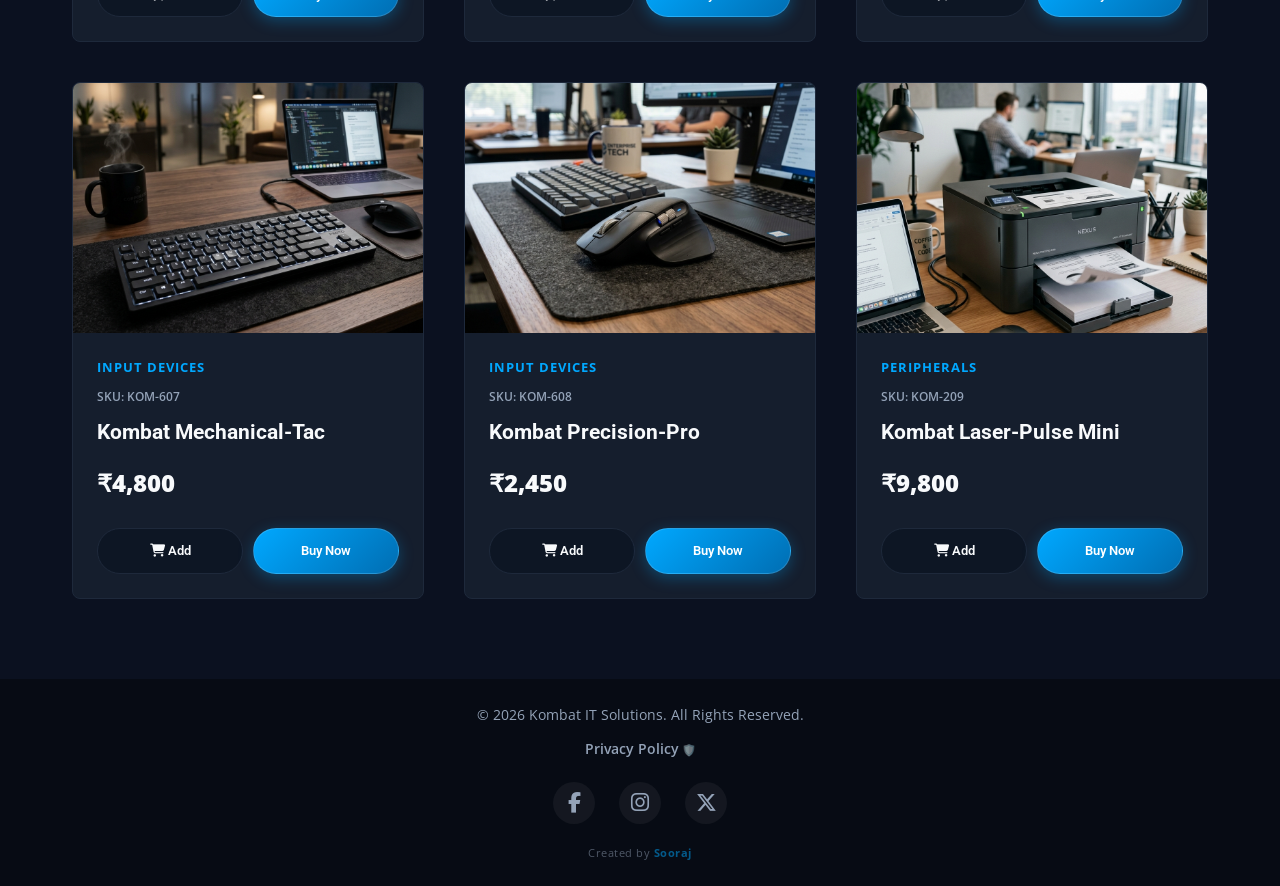
<file: store.html>
<!DOCTYPE html>
<html lang="en" data-theme="dark">
<head>
    <meta charset="UTF-8">
    <meta name="viewport" content="width=device-width, initial-scale=1.0">
    <title>Kombat Store | Premium Enterprise Hardware</title>
    <!-- Google Fonts -->
    <link href="https://fonts.googleapis.com/css2?family=Open+Sans:wght@300;400;600&family=Roboto:wght@400;500;700;900&display=swap" rel="stylesheet">
    <link rel="stylesheet" href="css/style.css">
    <!-- Favicon -->
    <link rel="icon" type="image/png" href="assets/images/favicon.png">
    <!-- Font Awesome -->
    <link rel="stylesheet" href="https://cdnjs.cloudflare.com/ajax/libs/font-awesome/6.5.1/css/all.min.css">
    <style>
        .parallax-store { background-image: url('assets/images/store_bg.png'); }
        
        .products-grid {
            display: grid;
            grid-template-columns: repeat(auto-fit, minmax(300px, 1fr));
            gap: 2.5rem;
            margin-top: 3rem;
        }

        .product-card {
            background: var(--bg-card);
            border-radius: var(--border-radius);
            overflow: hidden;
            transition: var(--transition);
            border: 1px solid var(--border-color);
            display: flex;
            flex-direction: column;
            position: relative;
        }

        .product-card:hover {
            transform: translateY(-10px);
            box-shadow: var(--shadow-hover);
            border-color: var(--brand-accent);
        }

        .product-image {
            width: 100%;
            height: 250px;
            overflow: hidden;
            position: relative;
        }

        .product-image img {
            width: 100%;
            height: 100%;
            object-fit: cover;
            transition: transform 0.5s ease;
        }

        .product-card:hover .product-image img {
            transform: scale(1.1);
        }

        .product-badge {
            position: absolute;
            top: 15px;
            right: 15px;
            background: var(--brand-accent);
            color: #fff;
            padding: 5px 15px;
            border-radius: 20px;
            font-size: 0.8rem;
            font-weight: 700;
            z-index: 2;
        }

        .product-qty-badge {
            position: absolute;
            top: 15px;
            left: 15px;
            background: #27ae60;
            color: #fff;
            padding: 5px 10px;
            border-radius: 5px;
            font-size: 0.85rem;
            font-weight: 800;
            z-index: 3;
            box-shadow: 0 4px 10px rgba(0,0,0,0.3);
            display: none;
            animation: popIn 0.3s cubic-bezier(0.175, 0.885, 0.32, 1.275);
        }

        @keyframes popIn {
            0% { transform: scale(0.5); opacity: 0; }
            100% { transform: scale(1); opacity: 1; }
        }

        .product-info {
            padding: 1.5rem;
            flex-grow: 1;
            display: flex;
            flex-direction: column;
        }

        .product-category {
            font-size: 0.8rem;
            color: var(--brand-accent);
            text-transform: uppercase;
            font-weight: 700;
            letter-spacing: 1px;
            margin-bottom: 0.5rem;
        }

        .product-id {
            display: block;
            font-size: 0.75rem;
            color: var(--text-muted);
            font-weight: 600;
            margin-bottom: 0.5rem;
        }

        .product-info h3 {
            font-size: 1.3rem;
            margin-bottom: 0.8rem;
            color: var(--text-heading);
        }

        .product-price {
            font-size: 1.5rem;
            font-weight: 900;
            color: var(--text-heading);
            margin-bottom: 1.5rem;
        }

        .product-price span {
            font-size: 0.9rem;
            color: var(--text-muted);
            text-decoration: line-through;
            margin-left: 10px;
            font-weight: 400;
        }

        .product-actions {
            display: grid;
            grid-template-columns: 1fr 1fr;
            gap: 10px;
            margin-top: auto;
        }

        .cart-controls {
            display: none;
            grid-template-columns: 1fr 1.5fr 1fr;
            align-items: center;
            background: var(--bg-section);
            border: 1px solid var(--brand-accent);
            border-radius: var(--border-radius);
            overflow: hidden;
        }

        .cart-controls button {
            background: none;
            border: none;
            color: var(--brand-accent);
            padding: 10px;
            cursor: pointer;
            font-size: 1.1rem;
            transition: var(--transition);
        }

        .cart-controls button:hover { background: rgba(0, 168, 255, 0.1); }

        .cart-controls .qty-display {
            text-align: center;
            font-weight: 800;
            color: var(--text-heading);
            font-size: 1.1rem;
        }

        .btn-cart-add {
            background: var(--bg-section);
            color: var(--text-heading);
            border: 1px solid var(--border-color);
        }

        .btn-cart-add:hover {
            background: var(--brand-blue);
            color: #fff;
            border-color: var(--brand-blue);
        }

        @media (max-width: 480px) {
            .product-actions { grid-template-columns: 1fr; }
        }

        /* Nav Cart Styling */
        .nav-cart {
            position: relative;
            cursor: pointer;
            width: 45px;
            height: 45px;
            display: flex;
            align-items: center;
            justify-content: center;
            background: rgba(255, 255, 255, 0.05);
            border-radius: 50%;
            transition: var(--transition);
            margin-right: 15px;
        }

        .nav-cart:hover {
            background: rgba(0, 168, 255, 0.1);
            color: var(--brand-accent);
        }

        .nav-cart .cart-count {
            position: absolute;
            top: -5px;
            right: -5px;
            background: var(--brand-accent);
            color: #fff;
            width: 22px;
            height: 22px;
            border-radius: 50%;
            display: flex;
            align-items: center;
            justify-content: center;
            font-size: 0.75rem;
            font-weight: 800;
            border: 2px solid var(--bg-main);
        }

        .login-form {
            text-align: left;
            margin-top: 1rem;
        }

        .login-form .form-group {
            margin-bottom: 0.8rem;
        }

        .login-form label {
            display: block;
            font-size: 0.8rem;
            color: var(--text-muted);
            margin-bottom: 5px;
            font-weight: 600;
        }

        .login-form input {
            width: 100%;
            padding: 12px;
            background: var(--bg-section);
            border: 1px solid var(--border-color);
            border-radius: 12px;
            color: var(--text-heading);
            font-size: 0.95rem;
        }

        .login-form input:focus {
            border-color: var(--brand-accent);
            outline: none;
        }

        /* Enforce Capital Letters for Professional Identity */
        #user-name, #organisation-name {
            text-transform: uppercase;
            letter-spacing: 0.5px;
            font-weight: 700;
        }

        /* Highly Attractive Custom Checkbox for Privacy */
        .agreement-container {
            display: flex;
            align-items: flex-start;
            gap: 15px;
            margin: 2rem 0;
            cursor: pointer;
            user-select: none;
            padding: 12px;
            background: rgba(0, 168, 255, 0.03);
            border-radius: 12px;
            transition: var(--transition);
        }

        .agreement-container:hover {
            background: rgba(0, 168, 255, 0.08);
        }

        .custom-checkbox-wrapper {
            position: relative;
            min-width: 22px;
            height: 22px;
        }

        .custom-checkbox-target {
            opacity: 0;
            position: absolute;
            cursor: pointer;
            height: 0;
            width: 0;
        }

        .custom-checkbox-box {
            position: absolute;
            top: 0;
            left: 0;
            height: 22px;
            width: 22px;
            background: var(--bg-section);
            border: 2px solid var(--border-color);
            border-radius: 6px;
            transition: all 0.3s cubic-bezier(0.175, 0.885, 0.32, 1.275);
            display: flex;
            align-items: center;
            justify-content: center;
        }

        .agreement-container:hover .custom-checkbox-box {
            border-color: var(--brand-accent);
        }

        .custom-checkbox-target:checked ~ .custom-checkbox-box {
            background: var(--brand-accent);
            border-color: var(--brand-accent);
            box-shadow: 0 0 15px rgba(0, 168, 255, 0.4);
        }

        .custom-checkbox-box::after {
            content: "\f00c";
            font-family: "Font Awesome 6 Free";
            font-weight: 900;
            color: white;
            font-size: 0.8rem;
            display: none;
        }

        .custom-checkbox-target:checked ~ .custom-checkbox-box::after {
            display: block;
        }

        .agreement-label {
            font-size: 0.85rem;
            color: var(--text-muted);
            line-height: 1.5;
            cursor: pointer;
            text-align: left;
        }

        /* User Dashboard Pill - Premium Floating Design */
        .user-top-bar {
            position: sticky;
            top: 92px; /* Professional Gap from header */
            z-index: 990; /* Tuck below main header (1000) for clean mobile menu transitions */
            background: rgba(var(--bg-card-rgb), 0.8) !important;
            backdrop-filter: blur(12px);
            border: 1px solid var(--brand-accent);
            border-radius: 50px; /* Modern Pill shape */
            padding: 10px 30px;
            margin-bottom: 3.5rem; /* Increased Space */
            box-shadow: 0 10px 30px rgba(0, 168, 255, 0.15);
            transition: all 0.4s cubic-bezier(0.175, 0.885, 0.32, 1.275);
            max-width: fit-content;
            margin-left: auto;
            margin-right: auto;
        }

        .user-top-bar:hover {
            transform: translateY(2px);
            box-shadow: 0 15px 40px rgba(0, 168, 255, 0.25);
            border-color: #ffffff;
        }

        .user-top-bar .container {
            display: flex;
            justify-content: center;
            align-items: center;
            gap: 25px;
            padding: 0;
            white-space: nowrap;
        }

        /* Adjust top offset when header shrinks on scroll */
        .header.scrolled + .page-header + .section-padding .user-top-bar {
            top: 90px;
        }

        #btn-logout:hover {
            color: #ff4757 !important;
            border-color: #ff4757 !important;
            background: rgba(255, 71, 87, 0.1) !important;
        }

        /* Responsive Dashboard Adjustments */
        @media (max-width: 768px) {
            .user-top-bar {
                top: 100px; /* Safe distance below header on mobile */
                padding: 15px 20px;
                border-radius: 20px;
                max-width: 92%;
                margin-bottom: 3rem; /* Increased Mobile Space */
                overflow: visible !important; /* Critical to prevent pulse clipping */
                display: flex;
            }

            .user-top-bar.minimized {
                max-width: 60px;
                height: 60px;
                border-radius: 50%;
                padding: 0;
                justify-content: center;
                align-items: center;
                cursor: pointer;
                overflow: visible !important;
                animation: bubbleBeats 2s infinite cubic-bezier(0.175, 0.885, 0.32, 1.275);
            }

            .user-top-bar.minimized .container {
                display: flex;
                flex-direction: column;
                justify-content: center;
                align-items: center;
                width: 100%;
                height: 100%;
            }

            .user-top-bar.minimized #user-greeting,
            .user-top-bar.minimized #btn-logout {
                display: none !important;
            }
            .user-top-bar.minimized .mobile-bubble-icon {
                display: block !important;
                font-size: 1.5rem;
                color: var(--brand-accent);
                animation: bubblePulse 2.5s infinite;
            }

            .user-top-bar .container {
                flex-direction: column;
                gap: 12px;
                white-space: normal;
                text-align: center;
            }

            /* Ultra-Compact Phone Adjustment (e.g., 6" phones, <= 380px) */
            @media (max-width: 380px) {
                .user-top-bar {
                    max-width: 95%;
                    padding: 12px 15px;
                    top: 105px; /* Deep drop to clear mobile nav dynamic shifts */
                }
                .user-top-bar .container {
                    gap: 8px;
                }
                #user-greeting {
                    font-size: 0.85rem;
                }
            }

            #user-greeting {
                flex-direction: column;
                gap: 5px;
            }
            #user-greeting span:nth-child(3) {
                display: none; /* Hide the separator pipe on mobile */
            }
        }

        .toggle-dashboard {
            position: absolute;
            top: 5px;
            right: 15px;
            cursor: pointer;
            color: var(--text-muted);
            font-size: 1.2rem;
            display: none; /* Default hidden on desktop */
        }

        @media (max-width: 768px) {
            .toggle-dashboard {
                display: block;
            }
        }

        /* Heartbeat Animation for Dashboard Bubble */
        @keyframes bubblePulse {
            0% { transform: scale(1); opacity: 0.8; }
            50% { transform: scale(1.15); opacity: 1; filter: drop-shadow(0 0 8px var(--brand-accent)); }
            100% { transform: scale(1); opacity: 0.8; }
        }

        @keyframes bubbleBeats {
            0% { transform: scale(1); box-shadow: 0 4px 15px rgba(0, 168, 255, 0.2); }
            5% { transform: scale(1.08); box-shadow: 0 10px 25px rgba(0, 168, 255, 0.4); }
            10% { transform: scale(1); box-shadow: 0 4px 15px rgba(0, 168, 255, 0.2); }
            15% { transform: scale(1.05); box-shadow: 0 8px 20px rgba(0, 168, 255, 0.3); }
            20% { transform: scale(1); box-shadow: 0 4px 15px rgba(0, 168, 255, 0.2); }
            100% { transform: scale(1); box-shadow: 0 4px 15px rgba(0, 168, 255, 0.2); }
        }
    </style>
</head>
<body>

    <!-- Shop Login Modal -->
    <div id="shop-login-modal" class="custom-modal">
        <div class="modal-content text-center" style="max-width: 500px; position: relative;">
            <a href="index.html" style="position: absolute; top: 15px; right: 20px; color: var(--text-muted); font-size: 1.5rem; text-decoration: none; transition: var(--transition);"><i class="fas fa-times"></i></a>
            <h2 class="animated-gradient">Kombat Store Login</h2>
            <p style="margin-bottom: 1.5rem; color: var(--text-muted);">Please provide your professional credentials to unlock the Kombat corporate hardware catalog.</p>
            
            <form id="b2b-login-form" class="login-form">
                <div class="form-group">
                    <label>Professional Full Name</label>
                    <input type="text" id="user-name" placeholder="eg. John Doe" required>
                </div>
                <div class="form-group">
                    <label>Organization / Firm (Optional)</label>
                    <input type="text" id="organisation-name" placeholder="eg. Kombat IT Solutions">
                </div>
                <div class="form-group">
                    <label>Business Email Address</label>
                    <input type="email" id="user-email" placeholder="eg. professional@company.com" required>
                </div>
                <div class="form-group">
                    <label>WhatsApp Number (10 Digits)</label>
                    <div style="display: flex; gap: 0;">
                        <input type="tel" id="user-phone" value="+91 " required style="border-radius: 12px; letter-spacing: 1px;" maxlength="14">
                    </div>
                </div>

                <!-- Kombat Secure-Gate Captcha -->
                <div class="captcha-container" style="background: rgba(var(--brand-accent-rgb), 0.05); padding: 15px; border-radius: 12px; border: 1px solid var(--border-color); margin: 1rem 0;">
                    <label style="display: block; font-size: 0.8rem; color: var(--text-muted); margin-bottom: 8px; font-weight: 700; text-transform: uppercase; letter-spacing: 0.5px;">Verification Challenge</label>
                    <div style="display: flex; align-items: center; gap: 12px;">
                        <div id="captcha-display" style="background: var(--bg-card); color: var(--brand-accent); font-family: 'Courier New', Courier, monospace; font-weight: 900; font-size: 1.4rem; padding: 10px 20px; border-radius: 8px; border: 1px solid var(--brand-accent); user-select: none; letter-spacing: 4px; text-decoration: line-through; font-style: italic; background-image: radial-gradient(var(--brand-accent) 0.5px, transparent 0.5px); background-size: 4px 4px;">1234</div>
                        <button type="button" onclick="generateCaptcha()" style="background: none; border: none; color: var(--text-muted); cursor: pointer; font-size: 1.1rem;" title="Refresh Captcha"><i class="fas fa-sync-alt"></i></button>
                        <input type="text" id="captcha-input" placeholder="Type Code" required style="flex: 1; padding: 12px; border-radius: 8px; border: 1px solid var(--border-color); background: var(--bg-section); color: var(--text-heading); font-size: 1rem; text-align: center; letter-spacing: 2px;">
                    </div>
                </div>

                <div style="display: grid; grid-template-columns: 2fr 1.2fr; gap: 10px; margin-top: 1.5rem;">
                    <button type="submit" class="btn btn-primary" style="padding: 1rem; border-radius: 8px; font-weight: 700; font-size: 1rem;"><i class="fas fa-unlock" style="margin-right: 8px;"></i> Login to Store</button>
                    <a href="index.html" class="btn btn-outline" style="padding: 1rem; border-radius: 8px; display: flex; align-items: center; justify-content: center; text-decoration: none; font-size: 0.9rem;"><i class="fas fa-arrow-left" style="margin-right: 8px;"></i> Return Home</a>
                </div>

                <p style="font-size: 0.75rem; color: var(--text-muted); text-align: center; margin-top: 15px; line-height: 1.4;">
                    By clicking Login, you agree to the <a href="privacy-policy.html" target="_blank" style="color: var(--brand-accent); text-decoration: underline;">Kombat IT Solutions Privacy Policy</a> and terms of B2B procurement.
                </p>
            </form>
        </div>
    </div>

    <!-- Preloader -->
    <div id="preloader">
        <div class="loader-content text-center">
            <div class="loader-rings"><div class="ring"></div><div class="ring"></div><div class="ring"></div></div>
            <h1 class="loader-text">KOMBAT STORE</h1>
        </div>
    </div>

    <!-- Header -->
    <header class="header">
        <nav class="navbar container">
            <div class="logo">
                <a href="index.html" class="logo-text">Kombat IT Solutions</a>
            </div>
            <ul class="nav-links">
                <li><a href="index.html#home">Home</a></li>
                <li><a href="index.html#about">About Us</a></li>
                <li><a href="index.html#services">Services</a></li>
                <li><a href="store.html" class="active">Store</a></li>
                <li><a href="index.html#clients">Our Clients</a></li>
                <li><a href="careers.html">Careers</a></li>
                <li><a href="index.html#contact">Contact</a></li>
            </ul>
            <div class="nav-actions">
                <div class="nav-cart" id="header-cart" title="View Shopping Cart">
                    <i class="fas fa-shopping-cart"></i>
                    <span class="cart-count">0</span>
                </div>
                <div class="theme-toggle" id="theme-toggle"><i class="fas fa-moon dark-icon"></i><i class="fas fa-sun light-icon" style="display:none;"></i></div>
                <div class="hamburger"><i class="fas fa-bars"></i></div>
            </div>
        </nav>
    </header>

    <!-- Store Header -->
    <div class="page-header bg-parallax parallax-store">
        <div class="container scroll-reveal">
            <h1 class="animated-gradient">Kombat Store</h1>
            <p>Direct access to enterprise-grade computer hardware and accessories.</p>
        </div>
    </div>

    <!-- Store Section -->
    <section class="section-padding bg-main">
        <div class="container">
            <!-- User Greeting Dashboard Bar (Sticky & Minimizable) -->
            <div id="user-top-bar" class="user-top-bar" style="display:none;" onclick="toggleDashboardBubble(event)">
                <div class="toggle-dashboard" id="dash-toggle-btn" onclick="toggleDashboardManual(event)">
                    <i class="fas fa-minus"></i>
                </div>
                <div class="container">
                    <i class="fas fa-user-shield mobile-bubble-icon" style="display:none;"></i>
                    <div id="user-greeting" style="font-size: 1rem; display: flex; align-items: center; gap: 10px;">
                        <i class="fas fa-user-shield text-primary"></i>
                        <span><span id="greeting-text">Good Morning</span>, <strong id="display-name" class="text-primary" style="text-transform: uppercase;">User</strong></span>
                        <span style="color: var(--border-color); margin: 0 10px;">|</span>
                        <span id="display-org" style="font-weight: 600; font-size: 0.9rem; color: var(--text-muted); text-transform: uppercase;"><i class="fas fa-building" style="margin-right: 5px;"></i>Kombat Partner</span>
                    </div>
                    <button id="btn-logout" class="btn btn-outline" style="padding: 4px 15px; font-size: 0.8rem;"><i class="fas fa-power-off"></i> Logout</button>
                </div>
            </div>

            <div class="text-center scroll-reveal">
                <span class="subtitle">Premium Inventory</span>
                <h2 class="section-title">Featured Products</h2>
                <p class="section-desc">Certified hardware solutions with 24/7 priority Kombat support contracts.</p>
            </div>

            <div class="products-grid">
                <!-- Product Grid Macro (re-usable structure) -->
                <!-- Product 1 -->
                <div class="product-card scroll-reveal" id="p1">
                    <div class="product-qty-badge">0 In Cart</div>
                    <div class="product-image">
                        <span class="product-badge">Best Seller</span>
                        <img src="assets/images/products/workstation.png" alt="Pro Workstation">
                    </div>
                    <div class="product-info">
                        <span class="product-category">Workstations</span>
                        <span class="product-id">SKU: KOM-001</span>
                        <h3>Kombat Pro-Workstation Elite</h3>
                        <p class="product-price">₹85,500 <span>₹95,000</span></p>
                        <div class="product-actions" id="actions-p1">
                            <button class="btn btn-cart-add" onclick="updateQty('p1', 1)"><i class="fas fa-shopping-cart"></i> Add</button>
                            <div class="cart-controls">
                                <button onclick="updateQty('p1', -1)"><i class="fas fa-minus"></i></button>
                                <span class="qty-display">0</span>
                                <button onclick="updateQty('p1', 1)"><i class="fas fa-plus"></i></button>
                            </div>
                            <button class="btn btn-primary shop-action" data-product="Workstation Elite">Buy Now</button>
                        </div>
                    </div>
                </div>

                <!-- Product 2 -->
                <div class="product-card scroll-reveal delay-1" id="p2">
                    <div class="product-qty-badge">0 In Cart</div>
                    <div class="product-image">
                        <img src="assets/images/products/router.png" alt="Gigabit Router">
                    </div>
                    <div class="product-info">
                        <span class="product-category">Networking</span>
                        <span class="product-id">SKU: KOM-102</span>
                        <h3>Kombat Secure-Gate Router</h3>
                        <p class="product-price">₹12,400</p>
                        <div class="product-actions" id="actions-p2">
                            <button class="btn btn-cart-add" onclick="updateQty('p2', 1)"><i class="fas fa-shopping-cart"></i> Add</button>
                            <div class="cart-controls">
                                <button onclick="updateQty('p2', -1)"><i class="fas fa-minus"></i></button>
                                <span class="qty-display">0</span>
                                <button onclick="updateQty('p2', 1)"><i class="fas fa-plus"></i></button>
                            </div>
                            <button class="btn btn-primary shop-action" data-product="Secure-Gate Router">Buy Now</button>
                        </div>
                    </div>
                </div>

                <!-- Product 3 -->
                <div class="product-card scroll-reveal delay-2" id="p3">
                    <div class="product-qty-badge">0 In Cart</div>
                    <div class="product-image">
                        <span class="product-badge">New Arrival</span>
                        <img src="assets/images/products/printer.png" alt="Enterprise Printer">
                    </div>
                    <div class="product-info">
                        <span class="product-category">Peripherals</span>
                        <span class="product-id">SKU: KOM-201</span>
                        <h3>Kombat Multi-Center 5000</h3>
                        <p class="product-price">₹45,900</p>
                        <div class="product-actions" id="actions-p3">
                            <button class="btn btn-cart-add" onclick="updateQty('p3', 1)"><i class="fas fa-shopping-cart"></i> Add</button>
                            <div class="cart-controls">
                                <button onclick="updateQty('p3', -1)"><i class="fas fa-minus"></i></button>
                                <span class="qty-display">0</span>
                                <button onclick="updateQty('p3', 1)"><i class="fas fa-plus"></i></button>
                            </div>
                            <button class="btn btn-primary shop-action" data-product="Multi-Center 5000">Buy Now</button>
                        </div>
                    </div>
                </div>

                <!-- Product 4: Monitor -->
                <div class="product-card scroll-reveal" id="p4">
                    <div class="product-qty-badge">0 In Cart</div>
                    <div class="product-image">
                        <img src="assets/images/products/monitor.png" alt="4K Monitor">
                    </div>
                    <div class="product-info">
                        <span class="product-category">Displays</span>
                        <span class="product-id">SKU: KOM-304</span>
                        <h3>Kombat Vision-Wide 4K</h3>
                        <p class="product-price">₹32,500 <span>₹38,000</span></p>
                        <div class="product-actions" id="actions-p4">
                            <button class="btn btn-cart-add" onclick="updateQty('p4', 1)"><i class="fas fa-shopping-cart"></i> Add</button>
                            <div class="cart-controls">
                                <button onclick="updateQty('p4', -1)"><i class="fas fa-minus"></i></button>
                                <span class="qty-display">0</span>
                                <button onclick="updateQty('p4', 1)"><i class="fas fa-plus"></i></button>
                            </div>
                            <button class="btn btn-primary shop-action" data-product="Vision-Wide 4K">Buy Now</button>
                        </div>
                    </div>
                </div>

                <!-- Product 5: Scanner -->
                <div class="product-card scroll-reveal delay-1" id="p5">
                    <div class="product-qty-badge">0 In Cart</div>
                    <div class="product-image">
                        <img src="assets/images/products/scanner.png" alt="Document Scanner">
                    </div>
                    <div class="product-info">
                        <span class="product-category">Peripherals</span>
                        <span class="product-id">SKU: KOM-205</span>
                        <h3>Kombat Optic-Scan 2000</h3>
                        <p class="product-price">₹18,200</p>
                        <div class="product-actions" id="actions-p5">
                            <button class="btn btn-cart-add" onclick="updateQty('p5', 1)"><i class="fas fa-shopping-cart"></i> Add</button>
                            <div class="cart-controls">
                                <button onclick="updateQty('p5', -1)"><i class="fas fa-minus"></i></button>
                                <span class="qty-display">0</span>
                                <button onclick="updateQty('p5', 1)"><i class="fas fa-plus"></i></button>
                            </div>
                            <button class="btn btn-primary shop-action" data-product="Optic-Scan 2000">Buy Now</button>
                        </div>
                    </div>
                </div>

                <!-- Product 6: UPS -->
                <div class="product-card scroll-reveal delay-2" id="p6">
                    <div class="product-qty-badge">0 In Cart</div>
                    <div class="product-image">
                        <img src="assets/images/products/ups.png" alt="Enterprise UPS">
                    </div>
                    <div class="product-info">
                        <span class="product-category">Infrastructure</span>
                        <span class="product-id">SKU: KOM-506</span>
                        <h3>Kombat Power-Shield 3K</h3>
                        <p class="product-price">₹14,500</p>
                        <div class="product-actions" id="actions-p6">
                            <button class="btn btn-cart-add" onclick="updateQty('p6', 1)"><i class="fas fa-shopping-cart"></i> Add</button>
                            <div class="cart-controls">
                                <button onclick="updateQty('p6', -1)"><i class="fas fa-minus"></i></button>
                                <span class="qty-display">0</span>
                                <button onclick="updateQty('p6', 1)"><i class="fas fa-plus"></i></button>
                            </div>
                            <button class="btn btn-primary shop-action" data-product="Power-Shield 3K">Buy Now</button>
                        </div>
                    </div>
                </div>

                <!-- Product 7: Keyboard -->
                <div class="product-card scroll-reveal" id="p7">
                    <div class="product-qty-badge">0 In Cart</div>
                    <div class="product-image">
                        <img src="assets/images/products/keyboard.png" alt="Mechanical Keyboard">
                    </div>
                    <div class="product-info">
                        <span class="product-category">Input Devices</span>
                        <span class="product-id">SKU: KOM-607</span>
                        <h3>Kombat Mechanical-Tac</h3>
                        <p class="product-price">₹4,800</p>
                        <div class="product-actions" id="actions-p7">
                            <button class="btn btn-cart-add" onclick="updateQty('p7', 1)"><i class="fas fa-shopping-cart"></i> Add</button>
                            <div class="cart-controls">
                                <button onclick="updateQty('p7', -1)"><i class="fas fa-minus"></i></button>
                                <span class="qty-display">0</span>
                                <button onclick="updateQty('p7', 1)"><i class="fas fa-plus"></i></button>
                            </div>
                            <button class="btn btn-primary shop-action" data-product="Mechanical-Tac">Buy Now</button>
                        </div>
                    </div>
                </div>

                <!-- Product 8: Mouse -->
                <div class="product-card scroll-reveal delay-1" id="p8">
                    <div class="product-qty-badge">0 In Cart</div>
                    <div class="product-image">
                        <img src="assets/images/products/mouse.png" alt="Wireless Mouse">
                    </div>
                    <div class="product-info">
                        <span class="product-category">Input Devices</span>
                        <span class="product-id">SKU: KOM-608</span>
                        <h3>Kombat Precision-Pro</h3>
                        <p class="product-price">₹2,450</p>
                        <div class="product-actions" id="actions-p8">
                            <button class="btn btn-cart-add" onclick="updateQty('p8', 1)"><i class="fas fa-shopping-cart"></i> Add</button>
                            <div class="cart-controls">
                                <button onclick="updateQty('p8', -1)"><i class="fas fa-minus"></i></button>
                                <span class="qty-display">0</span>
                                <button onclick="updateQty('p8', 1)"><i class="fas fa-plus"></i></button>
                            </div>
                            <button class="btn btn-primary shop-action" data-product="Precision-Pro">Buy Now</button>
                        </div>
                    </div>
                </div>

                <!-- Product 9: Compact Printer -->
                <div class="product-card scroll-reveal delay-2" id="p9">
                    <div class="product-qty-badge">0 In Cart</div>
                    <div class="product-image">
                        <img src="assets/images/products/compact_printer.png" alt="Laser Printer">
                    </div>
                    <div class="product-info">
                        <span class="product-category">Peripherals</span>
                        <span class="product-id">SKU: KOM-209</span>
                        <h3>Kombat Laser-Pulse Mini</h3>
                        <p class="product-price">₹9,800</p>
                        <div class="product-actions" id="actions-p9">
                            <button class="btn btn-cart-add" onclick="updateQty('p9', 1)"><i class="fas fa-shopping-cart"></i> Add</button>
                            <div class="cart-controls">
                                <button onclick="updateQty('p9', -1)"><i class="fas fa-minus"></i></button>
                                <span class="qty-display">0</span>
                                <button onclick="updateQty('p9', 1)"><i class="fas fa-plus"></i></button>
                            </div>
                            <button class="btn btn-primary shop-action" data-product="Laser-Pulse Mini">Buy Now</button>
                        </div>
                    </div>
                </div>
            </div>
        </div>
    </section>



    <!-- Standardized Message Modal (Success/Error) -->
    <div id="success-modal" class="custom-modal shadow-box">
        <div class="modal-content text-center" style="max-width: 500px;">
            <i id="modal-icon" class="fas fa-check-circle text-primary" style="font-size: 3rem; margin-bottom: 1rem;"></i>
            <h3 id="modal-title" class="animated-gradient">Action Successful!</h3>
            
            <div id="order-summary-display" style="display:none; text-align: left; background: var(--bg-section); padding: 1.5rem; border-radius: 10px; margin: 1rem 0; font-size: 0.9rem; border: 1px solid var(--border-color);">
                <div id="modal-order-id" style="font-weight: 800; color: var(--brand-accent); margin-bottom: 10px; font-size: 1.1rem;">Order ID: #ORD-0000-KM</div>
                <div id="modal-item-list" style="margin-bottom: 5px;">
                    <!-- Items JS -->
                </div>
                <div id="modal-total-value" style="border-top: 1px solid var(--border-color); padding-top: 10px; margin-top: 10px; font-weight: 800; font-size: 1.1rem; display: flex; justify-content: space-between;">
                    <span>Value:</span>
                    <span class="text-primary" id="final-total-modal">₹0</span>
                </div>
            </div>

            <p id="modal-desc" style="color: var(--text-muted); margin-bottom: 1.5rem;">Added to your corporate cart.</p>

            <div id="screenshot-notice" style="display:none; background: rgba(0, 168, 255, 0.05); color: var(--brand-accent); padding: 10px; border-radius: 5px; font-size: 0.85rem; margin-bottom: 1.5rem; border-left: 4px solid var(--brand-accent); text-align: left;">
                <i class="fas fa-camera" style="margin-right: 8px;"></i> <strong>Note:</strong> Transaction initiated. Please take a <b>screenshot</b> of this page.
            </div>

            <div class="modal-footer" style="display: flex; gap: 10px; justify-content: center; margin-top: 1.5rem;">
                <button id="close-modal" class="btn btn-outline" style="min-width: 150px;">Continue</button>
                <button id="go-to-cart" class="btn btn-primary" style="min-width: 150px;">View Cart</button>
            </div>
        </div>
    </div>

    <!-- Logout Confirmation Modal -->
    <div id="logout-modal" class="custom-modal shadow-box">
        <div class="modal-content text-center" style="max-width: 400px;">
            <i class="fas fa-sign-out-alt text-danger" style="font-size: 3rem; margin-bottom: 1rem; color: #ff4757;"></i>
            <h3 class="animated-gradient">Terminate Session?</h3>
            <p>Logging out will clear your current cart and business profile from this device.</p>
            <div class="modal-footer" style="display: flex; gap: 10px; justify-content: center; margin-top: 1.5rem;">
                <button id="cancel-logout" class="btn btn-outline" style="min-width: 130px;">Wait, Stay</button>
                <button id="confirm-logout" class="btn btn-primary" style="min-width: 130px; background: #ff4757; border-color: #ff4757;">Yes, Logout</button>
            </div>
        </div>
    </div>

    <!-- Quick Tools Floating Menu -->
    <div class="fab-wrapper" id="fab-wrapper">
        <div class="fab-menu" id="fab-menu">
            <button class="fab-item btn-scroll-top" id="btn-top-scroll"><i class="fas fa-chevron-up"></i></button>
            <button class="fab-item btn-cart" id="btn-cart"><span class="cart-count">0</span><i class="fas fa-shopping-cart"></i></button>
        </div>
        <button class="fab-main shadow-box" id="fab-main"><i class="fas fa-toolbox"></i></button>
    </div>

    <!-- Footer -->
    <footer class="footer">
        <div class="container text-center scroll-reveal">
            <p>&copy; 2026 Kombat IT Solutions. All Rights Reserved.</p>
            <div class="footer-links" style="margin: 10px 0;">
                <a href="privacy-policy.html" class="privacy-link">Privacy Policy</a>
            </div>
            <div class="social-links">
                <a href="#" target="_blank" title="Facebook"><i class="fab fa-facebook-f"></i></a>
                <a href="#" target="_blank" title="Instagram"><i class="fab fa-instagram"></i></a>
                <a href="#" target="_blank" title="X (Twitter)"><i class="fab fa-x-twitter"></i></a>
            </div>
            <p class="creator-credits">
                Created by <a href="https://instagram.com/zoorajvs" target="_blank" class="creator-link">Sooraj</a>
            </p>
        </div>
    </footer>

    <script src="js/main.js"></script>
    <script>
        let cartData = JSON.parse(localStorage.getItem('kombat_cart')) || {};
        let userData = JSON.parse(localStorage.getItem('kombat_user'));

        function checkShopAccess() {
            if(!userData) {
                document.getElementById('shop-login-modal').classList.add('show');
                document.body.style.overflow = 'hidden';
                generateCaptcha();
            } else {
                showUserGreeting();
            }
        }

        let currentCaptcha = "1234";
        window.generateCaptcha = () => {
            const chars = '23456789ABCDEFGHJKLMNPQRSTUVWXYZ'; // Exclude ambiguous chars like 1, 0, I, O
            let code = '';
            for(let i=0; i<4; i++) code += chars.charAt(Math.floor(Math.random() * chars.length));
            currentCaptcha = code;
            const display = document.getElementById('captcha-display');
            if(display) display.innerText = code;
        };

        function showUserGreeting() {
            const hour = new Date().getHours();
            let greet = "Good Evening";
            if(hour < 12) greet = "Good Morning";
            else if(hour < 17) greet = "Good Afternoon";

            document.getElementById('greeting-text').innerText = greet;
            document.getElementById('display-name').innerText = userData.name;
            document.getElementById('display-org').innerText = userData.org;
            document.getElementById('user-top-bar').style.display = 'flex';

            // Intelligent Sticky Auto-Toggle
            window.addEventListener('scroll', () => {
                const bar = document.getElementById('user-top-bar');
                if (window.innerWidth <= 768) {
                    // Auto-EXPAND when scrolling back to the top hero section
                    if (window.scrollY < 50 && bar.classList.contains('minimized')) {
                        bar.classList.remove('minimized');
                        const icon = document.querySelector('#dash-toggle-btn i');
                        if(icon) icon.className = "fas fa-minus";
                    } 
                    // Auto-MINIMIZE only after initial 5s and significantly scrolling down
                    else if (window.scrollY > 200 && !bar.classList.contains('minimized')) {
                        // We check a global variable/flag initialized during Greeting
                        if (window.autoMinimizeAllowed) {
                            bar.classList.add('minimized');
                            const icon = document.querySelector('#dash-toggle-btn i');
                            if(icon) icon.className = "fas fa-plus-circle";
                        }
                    }
                }
            });

            // Initial 5-second lock window
            window.autoMinimizeAllowed = false;
            setTimeout(() => {
                window.autoMinimizeAllowed = true;
                // Force a check immediate after 5s if they're already down
                if (window.scrollY > 200) {
                     const bar = document.getElementById('user-top-bar');
                     bar.classList.add('minimized');
                     const icon = document.querySelector('#dash-toggle-btn i');
                     if(icon) icon.className = "fas fa-plus-circle";
                }
            }, 5000);
        }

        document.getElementById('btn-logout').onclick = () => {
            document.getElementById('logout-modal').classList.add('show');
        };

        document.getElementById('cancel-logout').onclick = () => {
            document.getElementById('logout-modal').classList.remove('show');
        };

        document.getElementById('confirm-logout').onclick = () => {
            localStorage.removeItem('kombat_user');
            localStorage.removeItem('kombat_cart');
            window.location.reload();
        };

        const phoneInput = document.getElementById('user-phone');
        if(phoneInput) {
            phoneInput.addEventListener('input', function() {
                if(!this.value.startsWith('+91 ')) {
                    this.value = '+91 ';
                }
                let nums = this.value.substring(4).replace(/\D/g, '');
                if(nums.length > 10) nums = nums.substring(0, 10);
                this.value = '+91 ' + nums;
            });
        }

        document.getElementById('b2b-login-form').onsubmit = (e) => {
            e.preventDefault();
            const phoneVal = document.getElementById('user-phone').value;
            const digitOnly = phoneVal.substring(4).replace(/\D/g, '');

            if(digitOnly.length !== 10) {
                const modal = document.getElementById('success-modal');
                const mIcon = document.getElementById('modal-icon');
                if(mIcon) mIcon.className = "fas fa-exclamation-circle text-danger";
                document.getElementById('modal-title').innerText = "Verification Error";
                document.getElementById('modal-desc').innerText = "Please enter exactly 10 digits for your professional WhatsApp number.";
                document.getElementById('order-summary-display').style.display = 'none';
                document.getElementById('screenshot-notice').style.display = 'none';
                modal.classList.add('show');
                return;
            }

            const cInput = document.getElementById('captcha-input').value.toUpperCase();
            if(cInput !== currentCaptcha) {
                const modal = document.getElementById('success-modal');
                const mIcon = document.getElementById('modal-icon');
                if(mIcon) mIcon.className = "fas fa-shield-virus text-danger";
                document.getElementById('modal-title').innerText = "Security Failed";
                document.getElementById('modal-desc').innerText = "The verification challenge code is incorrect. Please try again.";
                document.getElementById('order-summary-display').style.display = 'none';
                document.getElementById('screenshot-notice').style.display = 'none';
                modal.classList.add('show');
                generateCaptcha();
                return;
            }

            const uData = {
                name: document.getElementById('user-name').value,
                org: document.getElementById('organisation-name').value || 'INDIVIDUAL PROFESSIONAL',
                email: document.getElementById('user-email').value,
                phone: phoneVal
            };
            localStorage.setItem('kombat_user', JSON.stringify(uData));
            window.location.reload(); // REFRESHES AND SHOWS LOGGED IN STORE STATE
        };

        checkShopAccess();

        function updateUI() {
            let total = 0;
            document.querySelectorAll('.product-card').forEach(card => {
                const pid = card.id;
                const qty = cartData[pid] || 0;
                total += qty;

                const qBadge = card.querySelector('.product-qty-badge');
                const addBtn = card.querySelector('.btn-cart-add');
                const controls = card.querySelector('.cart-controls');
                const qtyDisp = card.querySelector('.qty-display');

                if(qty > 0) {
                    qBadge.innerText = `${qty} In Cart`;
                    qBadge.style.display = 'block';
                    addBtn.style.display = 'none';
                    controls.style.display = 'grid';
                    qtyDisp.innerText = qty;
                } else {
                    qBadge.style.display = 'none';
                    addBtn.style.display = 'block';
                    controls.style.display = 'none';
                }
            });
            document.querySelectorAll('.cart-count').forEach(el => el.innerText = total);
        }

        window.updateQty = (pid, delta) => {
            cartData[pid] = (cartData[pid] || 0) + delta;
            if(cartData[pid] < 0) cartData[pid] = 0;
            if(cartData[pid] === 0) delete cartData[pid];
            localStorage.setItem('kombat_cart', JSON.stringify(cartData));
            updateUI();
            
            if(delta > 0) {
                const modal = document.getElementById('success-modal');
                document.getElementById('modal-title').innerText = "Cart Updated";
                document.getElementById('modal-desc').innerText = "Item quantity successfully increased.";
                modal.classList.add('show');
            }
        };

        const goToCart = () => window.location.href = 'cart.html';
        document.getElementById('header-cart').onclick = goToCart;
        document.getElementById('btn-cart').onclick = goToCart;
        document.getElementById('go-to-cart').onclick = goToCart;
        document.getElementById('close-modal').onclick = () => document.getElementById('success-modal').classList.remove('show');

        document.querySelectorAll('.shop-action').forEach(btn => {
            btn.addEventListener('click', function() {
                const productName = this.getAttribute('data-product');
                const card = this.closest('.product-card');
                const sku = card.querySelector('.product-id').innerText;
                const price = card.querySelector('.product-price').innerText.split(' ')[0];

                // Generate Order ID
                const orderId = 'ORD-' + Math.floor(1000 + Math.random() * 9000) + '-KM';

                let msg = `*Kombat IT Solutions - Single Item Purchase [#${orderId}]*\n`;
                msg += `------------------------------------------------\n`;
                msg += `• *Customer:* ${userData ? userData.name : 'Unknown'}\n`;
                msg += `• *Company:* ${userData ? userData.org : 'N/A'}\n`;
                msg += `• *Contact:* ${userData ? userData.phone : 'N/A'}\n`;
                msg += `------------------------------------------------\n`;
                msg += `• *Product:* ${productName}\n`;
                msg += `• *SKU:* ${sku}\n`;
                msg += `• *Unit Price:* ${price}\n\n`;
                msg += `_Please process this individual order immediately._`;

                const encoded = encodeURIComponent(msg);
                window.open(`https://wa.me/917025064441?text=${encoded}`, '_blank');

                const modal = document.getElementById('success-modal');
                
                // Show summary for Buy Now
                document.getElementById('modal-order-id').innerText = `Order ID: #${orderId}`;
                document.getElementById('modal-item-list').innerHTML = `• ${productName}`;
                document.getElementById('final-total-modal').innerText = price;
                document.getElementById('order-summary-display').style.display = 'block';
                document.getElementById('screenshot-notice').style.display = 'block';

                document.getElementById('modal-title').innerText = "Order Request Sent!";
                document.getElementById('modal-desc').innerText = `Individual purchase initiated for ${productName}.`;
                
                // CLEAR CART
                cartData = {};
                localStorage.setItem('kombat_cart', JSON.stringify(cartData));
                updateUI();
                
                modal.classList.add('show');
            });
        });

        // Reset Order ID display when just adding to cart
        window.addEventListener('click', (e) => {
            if(e.target.classList.contains('btn-cart-add') || e.target.closest('.qty-btn')) {
                const idDisplay = document.getElementById('order-id-display');
                if(idDisplay) idDisplay.style.display = 'none';
            }
        });

        // Dashboard Bubble Toggle Logic (Mobile Only)
        window.toggleDashboardManual = (e) => {
            e.stopPropagation(); // Avoid triggering parent bubble toggle
            const bar = document.getElementById('user-top-bar');
            bar.classList.toggle('minimized');
            
            // CRITICAL FIX: Once a user manually interacts, we disable the auto-scroll-minimize for this session
            window.autoMinimizeAllowed = false; 

            const icon = document.querySelector('#dash-toggle-btn i');
            if(bar.classList.contains('minimized')) {
                icon.className = "fas fa-plus-circle"; // Professional plus for expansion
            } else {
                icon.className = "fas fa-minus";
            }
        };

        window.toggleDashboardBubble = (e) => {
            const bar = document.getElementById('user-top-bar');
            if(window.innerWidth <= 768 && bar.classList.contains('minimized')) {
                bar.classList.remove('minimized');
                window.autoMinimizeAllowed = false; // Disable auto-minimize as user manually opened it
                const icon = document.querySelector('#dash-toggle-btn i');
                if(icon) icon.className = "fas fa-minus";
            }
        };

        updateUI();
    </script>
</body>
</html>
</file>
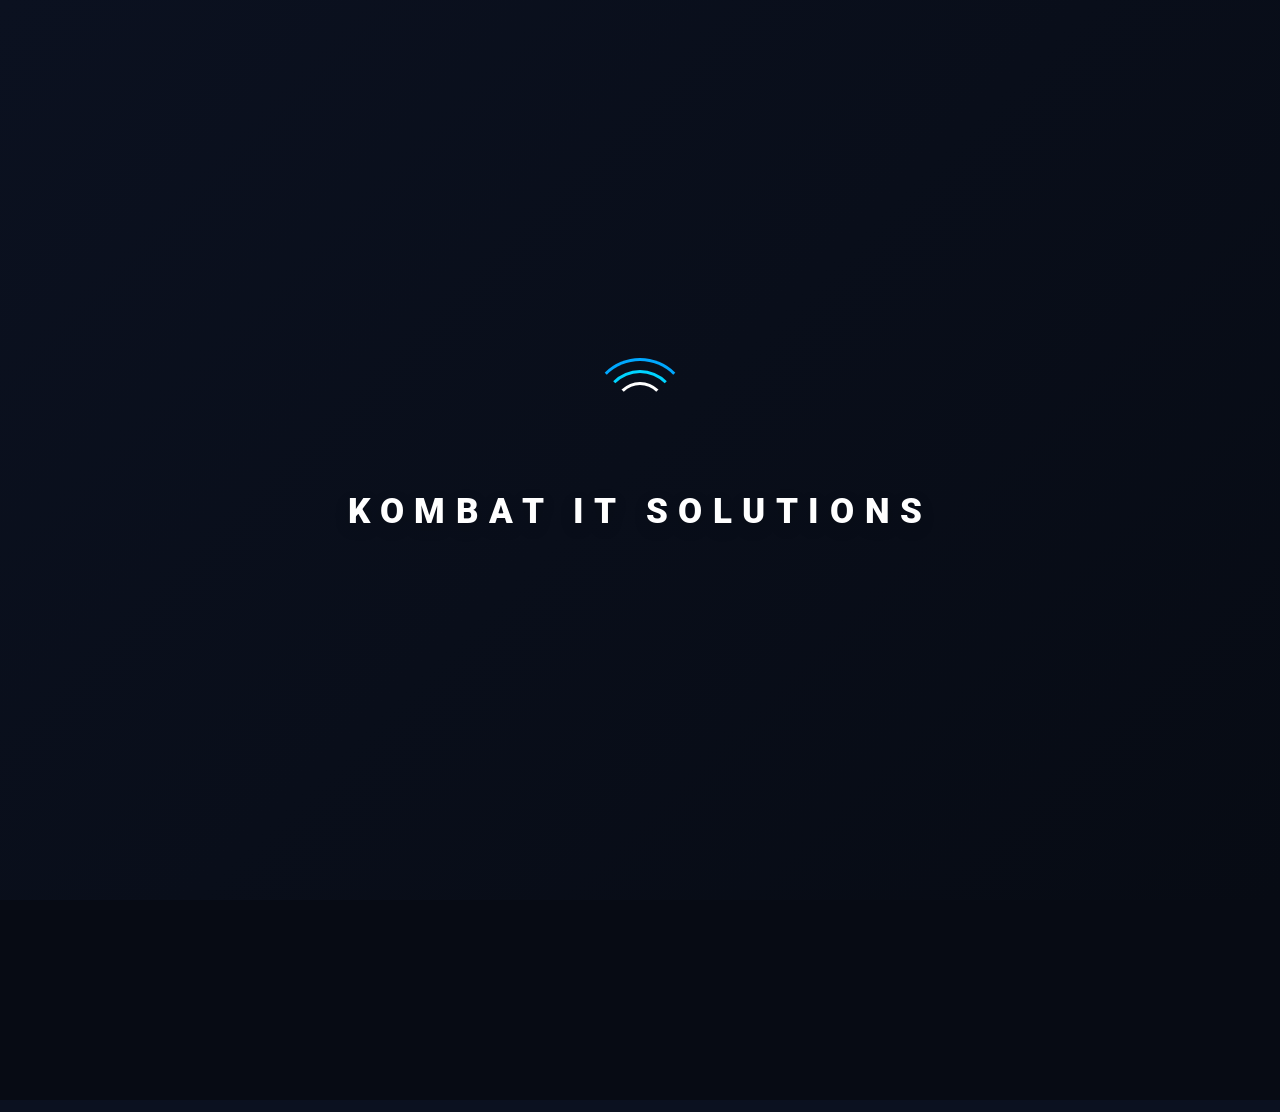
<file: template.html>
<!DOCTYPE html>
<html lang="en" data-theme="dark">
<head>
    <meta charset="UTF-8">
    <meta name="viewport" content="width=device-width, initial-scale=1.0">
    <title>Page Template - Kombat IT Solutions</title>
    <!-- Google Fonts: Roboto & Open Sans for corporate feel -->
    <link href="https://fonts.googleapis.com/css2?family=Open+Sans:wght@300;400;600&family=Roboto:wght@400;500;700;900&display=swap" rel="stylesheet">
    <link rel="stylesheet" href="css/style.css">
    <!-- Favicon -->
    <link rel="icon" type="image/png" href="assets/images/favicon.png">
    <!-- Font Awesome for Icons -->
    <link rel="stylesheet" href="https://cdnjs.cloudflare.com/ajax/libs/font-awesome/6.5.1/css/all.min.css">
</head>
<body>

    <!-- Preloader -->
    <div id="preloader">
        <div class="loader-content text-center">
            <div class="loader-rings">
                <div class="ring"></div>
                <div class="ring"></div>
                <div class="ring"></div>
            </div>
            <h1 class="loader-text">KOMBAT IT SOLUTIONS</h1>
        </div>
    </div>

    <!-- Header / Navigation -->
    <header class="header" id="header">
        <nav class="navbar container">
            <a href="index.html" class="logo">
                <i class="fas fa-server text-primary"></i>
                <span class="logo-text">Kombat IT Solutions</span>
            </a>
            <ul class="nav-links">
                <li><a href="index.html#home">Home</a></li>
                <li><a href="index.html#about">About Us</a></li>
                <li><a href="index.html#services">Services</a></li>
                <li><a href="index.html#clients">Our Clients</a></li>
                <li><a href="careers.html">Careers</a></li>
                <li><a href="index.html#contact">Contact</a></li>
            </ul>
            <div class="nav-actions">
                <i class="fas fa-sun theme-toggle" id="theme-toggle" title="Toggle Light/Dark Mode"></i>
            </div>
            <div class="mobile-menu-btn">
                <i class="fas fa-bars"></i>
            </div>
        </nav>
    </header>

    <!-- Page Header Hero -->
    <div class="page-header bg-parallax parallax-template">
        <div class="container fade-in-up">
            <h1>Your Page Title</h1>
            <p>Your engaging subheadline goes here.</p>
        </div>
    </div>

    <!-- Main Content Section -->
    <section class="section-padding bg-main">
        <div class="container scroll-reveal">
            <div class="text-center">
                <span class="subtitle">Placeholder</span>
                <h2 class="section-title">Main Content Area</h2>
                <p class="section-desc">You can duplicate this block to build out your unique page logic.</p>
            </div>
            
            <div class="services-grid" style="margin-top: 2rem;">
                <!-- Demo Grid Box -->
                <div class="service-card shadow-box delay-1 scroll-reveal">
                    <div class="card-icon"><i class="fas fa-cube"></i></div>
                    <h3>Content Block</h3>
                    <p>Sample content layout for your new future template page. Modify HTML to add different blocks.</p>
                </div>
            </div>
        </div>
    </section>

    <!-- Footer -->
    <footer class="footer">
        <div class="container text-center scroll-reveal">
            <p>&copy; 2026 Kombat IT Solutions. XII/296, Edakulam(P.O), Thrissur. All Rights Reserved.</p>
            <div class="footer-links" style="margin: 10px 0;">
                <a href="privacy-policy.html" class="privacy-link">Privacy Policy</a>
            </div>
            <div class="social-links">
                <a href="#" target="_blank" title="Facebook"><i class="fab fa-facebook-f"></i></a>
                <a href="#" target="_blank" title="Instagram"><i class="fab fa-instagram"></i></a>
                <a href="#" target="_blank" title="X (Twitter)"><i class="fab fa-x-twitter"></i></a>
            </div>
            <p class="creator-credits">
                Created with <i class="fas fa-heart pulse-heart"></i> by <a href="https://instagram.com/zoorajvs" target="_blank" class="creator-link">Sooraj</a>
            </p>
        </div>
    </footer>

    <script src="js/main.js"></script>
</body>
</html>
</file>
<file: css/style.css>
/* --- CORPORATE VARIABLES --- */
:root {
    --brand-blue: #0A3D62;
    --brand-accent: #00A8FF;
    
    /* Light Mode Backgrounds */
    --bg-main: #FFFFFF;
    --bg-main-rgb: 255, 255, 255;
    --bg-card: #FFFFFF;
    --bg-card-rgb: 255, 255, 255;
    --bg-section: #F4F6F9;
    --bg-section-rgb: 244, 246, 249;
    --bg-dark-section: #0A3D62; /* e.g., Clients section */
    --bg-footer: #062842;
    
    /* Light Mode Text */
    --text-heading: #0A3D62;   
    --text-body: #2C3E50;      
    --text-muted: #7F8C8D;
    --text-on-dark: #FFFFFF;
    
    --border-color: #D1D8E0;
    
    --font-heading: 'Roboto', sans-serif;
    --font-body: 'Open Sans', sans-serif;
    
    --shadow-soft: 0 10px 30px rgba(10, 61, 98, 0.08);
    --shadow-hover: 0 15px 40px rgba(10, 61, 98, 0.15);
    
    --border-radius: 8px;
    --transition: all 0.3s ease;
}

/* Dark Theme Overrides */
[data-theme="dark"] {
    /* Dark Mode Backgrounds */
    --bg-main: #0B1120;
    --bg-main-rgb: 11, 17, 32;
    --bg-card: #151E2D;
    --bg-card-rgb: 21, 30, 45;
    --bg-section: #0D1624;
    --bg-section-rgb: 13, 22, 36;
    --bg-dark-section: #0B1120; /* Keep it dark */
    --bg-footer: #070B14;
    
    /* Dark Mode Text */
    --text-heading: #F8FAFC;   
    --text-body: #CBD5E1;      
    --text-muted: #94A3B8;
    --text-on-dark: #F8FAFC;
    
    --border-color: #1E293B;
    
    --shadow-soft: 0 10px 30px rgba(0, 0, 0, 0.4);
    --shadow-hover: 0 15px 40px rgba(0, 0, 0, 0.7);
}

/* --- RESET & GLOBAL --- */
* {
    margin: 0;
    padding: 0;
    box-sizing: border-box;
}

html {
    scroll-behavior: smooth;
}

body {
    background-color: var(--bg-main);
    color: var(--text-body);
    font-family: var(--font-body);
    line-height: 1.7;
    overflow-x: hidden;
    transition: background-color 0.3s ease, color 0.3s ease;
}

h1, h2, h3, h4 {
    font-family: var(--font-heading);
    font-weight: 700;
    color: var(--text-heading);
    transition: color 0.3s ease;
}

a {
    text-decoration: none;
    color: inherit;
    transition: var(--transition);
}

ul {
    list-style: none;
}

img {
    max-width: 100%;
    height: auto;
}

.container {
    max-width: 1200px;
    margin: 0 auto;
    padding: 0 2rem;
}

.section-padding {
    padding: 5rem 0;
}

.text-center { text-align: center; }
.text-white { color: var(--text-on-dark) !important; }
.text-primary { color: var(--brand-accent); }
.text-light { color: var(--text-muted); }

.bg-light { background-color: var(--bg-section); }
.bg-dark { background-color: var(--bg-dark-section); }
.bg-white { background-color: var(--bg-main); }
.bg-primary { background-color: var(--brand-blue); }

.shadow-box {
    box-shadow: var(--shadow-soft);
    border-radius: var(--border-radius);
    background: var(--bg-card);
}

.section-title {
    font-size: 2.2rem;
    margin-bottom: 0.5rem;
    position: relative;
    display: inline-block;
}

.section-desc {
    color: var(--text-muted);
    font-size: 1.1rem;
    margin-bottom: 3rem;
    max-width: 700px;
}
.text-center .section-desc {
    margin-left: auto;
    margin-right: auto;
}

/* --- PARALLAX BACKGROUND SECTIONS --- */
.bg-parallax {
    background-size: cover;
    background-position: center;
    background-attachment: fixed;
    position: relative;
    z-index: 1;
}
.bg-parallax::before {
    content: '';
    position: absolute;
    top: 0; left: 0;
    width: 100%; height: 100%;
    background: rgba(11, 20, 31, 0.85); /* Deep dark tint */
    z-index: -1;
    transition: background 0.3s ease;
}
[data-theme="light"] .bg-parallax::before {
    background: rgba(245, 248, 250, 0.90); /* Bright light tint */
}
.parallax-services { background-image: url('../assets/images/services_bg.png'); }
.parallax-contact { background-image: url('../assets/images/contact_bg.png'); }
.parallax-careers { background-image: url('../assets/images/ultimate_hero.png'); animation: kenburns 20s linear infinite; }
.parallax-about { background-image: url('../assets/images/about_bg.png'); }
.parallax-clients { background-image: url('../assets/images/clients_bg.png'); }
.parallax-culture { background-image: url('../assets/images/culture_bg.png'); }
.parallax-template { background-image: url('../assets/images/template_bg.png'); }
.parallax-privacy { background-image: url('../assets/images/privacy_policy_bg.png'); }

@keyframes kenburns {
    0% { background-size: 100% 100%; }
    50% { background-size: 120% 120%; }
    100% { background-size: 100% 100%; }
}

/* Specific light overlay for Privacy page for extra visibility */
.parallax-privacy::before {
    background: rgba(11, 20, 31, 0.5) !important;
}

.page-header {
    padding: 140px 0 60px 0;
    text-align: center;
    color: #fff;
}
.page-header h1 {
    font-size: 3.5rem;
    color: #fff;
    margin-bottom: 1rem;
    text-shadow: 0 4px 15px rgba(0,0,0,0.5); /* extra pop over image */
}
.page-header p {
    font-size: 1.15rem;
    color: rgba(255, 255, 255, 0.9);
}
[data-theme="light"] .page-header h1 { color: var(--text-heading); text-shadow: none; }
[data-theme="light"] .page-header p { color: var(--text-body); }

/* --- PRELOADER --- */
#preloader {
    position: fixed;
    top: 0;
    left: 0;
    width: 100%;
    height: 100%;
    background: linear-gradient(135deg, var(--bg-dark-section), var(--bg-footer));
    z-index: 9999;
    display: flex;
    justify-content: center;
    align-items: center;
    transition: transform 0.8s cubic-bezier(0.77, 0, 0.175, 1);
}

#preloader.fade-out {
    transform: translateY(-100%);
}

.loader-rings {
    position: relative;
    width: 100px;
    height: 100px;
    margin: 0 auto 1.5rem auto;
}
.loader-rings .ring {
    position: absolute;
    width: 100%;
    height: 100%;
    border-radius: 50%;
    border: 3px solid transparent;
    border-top-color: var(--brand-accent);
    animation: spinRing 2s cubic-bezier(0.68, -0.55, 0.265, 1.55) infinite;
}
.loader-rings .ring:nth-child(2) {
    width: 76%;
    height: 76%;
    top: 12%;
    left: 12%;
    border-top-color: #00d4ff;
    animation-duration: 1.5s;
    animation-direction: reverse;
}
.loader-rings .ring:nth-child(3) {
    width: 52%;
    height: 52%;
    top: 24%;
    left: 24%;
    border-top-color: #ffffff;
    animation-duration: 1s;
}

.loader-text {
    font-size: 2.2rem;
    font-family: var(--font-heading);
    font-weight: 900;
    color: #ffffff;
    text-transform: uppercase;
    animation: trackingIn 1.5s cubic-bezier(0.215, 0.610, 0.355, 1.000) both;
    text-shadow: 0 5px 15px rgba(0,0,0,0.2);
    letter-spacing: 0.3em;
}

@keyframes spinRing {
    0% { transform: rotate(0deg); }
    100% { transform: rotate(360deg); }
}

@keyframes trackingIn {
    0% { letter-spacing: -0.5em; opacity: 0; transform: scale(0.8); }
    60% { opacity: 0.6; }
    100% { letter-spacing: 0.3em; opacity: 1; transform: scale(1); }
}

/* --- BUTTONS --- */
.btn {
    display: inline-flex;
    align-items: center;
    justify-content: center;
    padding: 0.9rem 2.2rem;
    border-radius: 50px; /* Modern rich pill shape */
    font-weight: 600;
    font-family: var(--font-heading);
    transition: all 0.4s cubic-bezier(0.165, 0.84, 0.44, 1);
    cursor: pointer;
    border: none;
    text-align: center;
    position: relative;
    overflow: hidden;
    z-index: 1;
}

/* Glassmorphism Shine Effect */
.btn::after {
    content: '';
    position: absolute;
    top: 0; 
    left: -100%;
    width: 50%; 
    height: 100%;
    background: linear-gradient(to right, rgba(255,255,255,0) 0%, rgba(255,255,255,0.3) 50%, rgba(255,255,255,0) 100%);
    transform: skewX(-25deg);
    transition: all 0.7s ease;
    z-index: -1;
}

.btn:hover::after {
    animation: shine 1.2s forwards;
}

@keyframes shine {
    100% { left: 200%; }
}

.btn-primary {
    background: linear-gradient(135deg, var(--brand-accent), #006eb3);
    color: #fff;
    box-shadow: 0 4px 15px rgba(0, 168, 255, 0.3);
    border: 1px solid rgba(255, 255, 255, 0.15);
}

.btn-primary:hover {
    transform: translateY(-4px);
    box-shadow: 0 10px 25px rgba(0, 168, 255, 0.5);
    background: linear-gradient(135deg, #00BFFF, #0056b3);
}

.btn-outline {
    background: rgba(255, 255, 255, 0.05); /* subtle glass */
    backdrop-filter: blur(5px);
    color: #fff;
    border: 2px solid rgba(255, 255, 255, 0.6);
}

.btn-outline:hover {
    background: #fff;
    color: var(--brand-blue);
    transform: translateY(-4px);
    box-shadow: 0 10px 25px rgba(255, 255, 255, 0.25);
    border-color: #fff;
}

.btn-block { width: 100%; }

/* --- HEADER / NAVBAR --- */
.header {
    position: fixed;
    top: 0;
    width: 100%;
    z-index: 1000;
    transition: var(--transition);
    background: var(--bg-main);
    box-shadow: 0 2px 15px rgba(0,0,0,0.05);
}

.header.scrolled {
    padding: 0;
    box-shadow: 0 4px 20px rgba(0,0,0,0.1);
}

.navbar {
    display: flex;
    justify-content: space-between;
    align-items: center;
    padding: 1.2rem 2rem;
    transition: var(--transition);
}

.header.scrolled .navbar {
    padding: 0.8rem 2rem;
}

.logo {
    display: flex;
    align-items: center;
    gap: 10px;
    font-size: 1.5rem;
}

.logo-text {
    font-family: var(--font-heading);
    font-weight: 900;
    color: var(--text-heading);
    letter-spacing: -0.5px;
}

.nav-links {
    display: flex;
    gap: 2rem;
}

.nav-links li a {
    font-weight: 600;
    font-size: 0.95rem;
    color: var(--text-body);
}

.nav-links li a:hover,
.nav-links li a.active {
    color: var(--brand-accent);
}

.nav-actions {
    display: flex;
    align-items: center;
    gap: 1.5rem;
}

.theme-toggle {
    cursor: pointer;
    font-size: 1.2rem;
    color: var(--text-body);
    transition: var(--transition);
}

.theme-toggle:hover {
    color: var(--brand-accent);
}

.hamburger {
    display: none;
    font-size: 1.5rem;
    cursor: pointer;
    color: var(--text-heading);
}

/* --- HERO SECTION --- */
.hero {
    height: 100vh;
    min-height: 600px;
    display: flex;
    align-items: center;
    position: relative;
    padding-top: 80px;
}

.hero-bg {
    position: absolute;
    top: 0;
    left: 0;
    width: 100%;
    height: 100%;
    z-index: -1;
}

.hero-bg img {
    width: 100%;
    height: 100%;
    object-fit: cover;
    animation: kenBurns 25s ease-in-out infinite;
    filter: brightness(0.9);
    transition: filter 0.5s ease;
}

@keyframes kenBurns {
    0% { transform: scale(1) translate(0, 0); }
    50% { transform: scale(1.15) translate(-2%, -1%); }
    100% { transform: scale(1) translate(0, 0); }
}

.hero-bg .overlay {
    position: absolute;
    top: 0;
    left: 0;
    width: 100%;
    height: 100%;
    background: linear-gradient(90deg, rgba(10,61,98,0.95) 0%, rgba(10,61,98,0.7) 100%);
}
[data-theme="dark"] .hero-bg .overlay {
    background: linear-gradient(90deg, rgba(11,17,32,0.95) 0%, rgba(11,17,32,0.8) 100%);
}

.hero-content {
    z-index: 1;
}

.hero-text-box {
    max-width: 650px;
    color: #fff;
}

.hero-text-box h1 {
    font-size: 3.5rem;
    color: #fff;
    line-height: 1.2;
    margin-bottom: 1.5rem;
}

.hero-text-box p {
    font-size: 1.15rem;
    margin-bottom: 2.5rem;
    color: #E1E8F0;
}

.cta-buttons {
    display: flex;
    gap: 1rem;
}

/* Trust Banner */
.trust-banner {
    background: var(--brand-blue);
    padding: 1.5rem 0;
    color: #fff;
}
[data-theme="dark"] .trust-banner {
    background: var(--bg-card);
}

.trust-grid {
    display: flex;
    justify-content: space-around;
    flex-wrap: wrap;
    gap: 1rem;
}

.trust-item {
    display: flex;
    align-items: center;
    gap: 10px;
    font-weight: 600;
    font-size: 1.05rem;
    color: #fff;
}

.trust-item i {
    color: var(--brand-accent);
    font-size: 1.4rem;
}

/* --- ABOUT SECTION --- */
.about-grid {
    display: grid;
    grid-template-columns: 1fr 1fr;
    gap: 4rem;
    align-items: center;
}

.subtitle {
    color: var(--brand-accent);
    font-size: 1.1rem;
    margin-bottom: 1.5rem;
    font-weight: 500;
}

.about-text p {
    margin-bottom: 1rem;
    color: var(--text-muted);
}

.check-list {
    margin-top: 1.5rem;
}

.check-list li {
    display: flex;
    align-items: center;
    gap: 10px;
    margin-bottom: 0.8rem;
    font-weight: 600;
    color: var(--text-body);
}

.check-list i {
    color: var(--brand-accent);
    font-size: 1.2rem;
}

.image-wrapper {
    border-radius: var(--border-radius);
    overflow: hidden;
    line-height: 0;
}

/* --- SERVICES SECTION --- */
.services-grid {
    display: grid;
    grid-template-columns: repeat(auto-fit, minmax(320px, 1fr));
    gap: 2rem;
    margin-top: 3rem;
}

.service-card {
    padding: 2.5rem 2rem;
    transition: var(--transition);
    border-top: 4px solid transparent;
}

.service-card:hover {
    transform: translateY(-5px);
    box-shadow: var(--shadow-hover);
    border-top: 4px solid var(--brand-accent);
}

.card-icon {
    width: 60px;
    height: 60px;
    background: rgba(0, 168, 255, 0.1);
    color: var(--brand-accent);
    border-radius: 50%;
    display: flex;
    align-items: center;
    justify-content: center;
    font-size: 1.5rem;
    margin-bottom: 1.5rem;
}

.service-card h3 {
    font-size: 1.3rem;
    margin-bottom: 1rem;
}

.service-card p {
    color: var(--text-muted);
    font-size: 0.95rem;
}

/* --- CLIENTS SECTION --- */
.client-logos {
    display: flex;
    justify-content: center;
    gap: 4rem;
    flex-wrap: wrap;
    margin-top: 3rem;
}

.client-logo {
    text-align: center;
    font-weight: 600;
    font-size: 1.1rem;
    color: var(--text-on-dark);
    opacity: 0.8;
}

/* --- CLIENT LOGOS SCROLLING --- */
.marquee-wrapper {
    overflow: hidden;
    width: 100%;
    position: relative;
    padding: 3rem 0;
}

.client-logos.scroll {
    display: flex;
    gap: 6rem;
    align-items: center;
    width: max-content;
    animation: scrollLogos 40s linear infinite;
}

.client-logo-img {
    height: 70px;
    width: auto;
    flex-shrink: 0;
    filter: grayscale(100%) opacity(0.6);
    transition: all 0.4s ease;
}

.client-logo-img:hover {
    filter: grayscale(0%) opacity(1);
    transform: scale(1.15);
}

@keyframes scrollLogos {
    0% { transform: translateX(0); }
    100% { transform: translateX(-50%); }
}

.client-logo i {
    font-size: 3rem;
    margin-bottom: 1rem;
    display: block;
    color: var(--brand-accent);
}

/* --- QUICK TOOLS FAB MENU --- */
.fab-wrapper {
    position: fixed;
    bottom: 30px;
    right: 30px;
    z-index: 1000;
    display: flex;
    flex-direction: column-reverse; /* tools expand UPWARDS */
    align-items: center;
    gap: 15px;
    opacity: 0;
    visibility: hidden;
    transform: translateY(20px);
    transition: all 0.4s cubic-bezier(0.165, 0.84, 0.44, 1);
}

.fab-wrapper.visible {
    opacity: 1;
    visibility: visible;
    transform: translateY(0);
}

.fab-main {
    width: 60px;
    height: 60px;
    border-radius: 50%;
    background: linear-gradient(135deg, var(--brand-accent), #006eb3);
    color: #fff;
    border: none;
    cursor: pointer;
    display: flex;
    align-items: center;
    justify-content: center;
    font-size: 1.5rem;
    transition: all 0.4s cubic-bezier(0.175, 0.885, 0.32, 1.275);
    box-shadow: 0 8px 25px rgba(0, 168, 255, 0.4);
    position: relative;
}

.fab-main .close-icon { display: none; }

/* Open State for Main Button */
.fab-wrapper.open .fab-main {
    background: #ff4757; /* soft red */
    transform: rotate(90deg);
}
.fab-wrapper.open .fab-main .main-icon { display: none; }
.fab-wrapper.open .fab-main .close-icon { display: block; }

/* Menu Items Container */
.fab-menu {
    display: flex;
    flex-direction: column;
    gap: 12px;
    opacity: 0;
    visibility: hidden;
    transform: translateY(15px) scale(0.7);
    transition: all 0.3s cubic-bezier(0.165, 0.84, 0.44, 1);
    pointer-events: none;
}

.fab-wrapper.open .fab-menu {
    opacity: 1;
    visibility: visible;
    transform: translateY(0) scale(1);
    pointer-events: all;
}

/* Individual Tool Buttons */
.fab-item {
    width: 48px;
    height: 48px;
    border-radius: 50%;
    background: var(--bg-card);
    color: var(--text-heading);
    border: 1px solid var(--border-color);
    cursor: pointer;
    display: flex;
    align-items: center;
    justify-content: center;
    font-size: 1.1rem;
    transition: all 0.3s ease;
    box-shadow: 0 4px 15px rgba(0,0,0,0.1);
}

.fab-item:hover {
    background: var(--brand-accent);
    color: #fff;
    transform: scale(1.15);
    border-color: var(--brand-accent);
}

[data-theme="light"] .fab-item {
    background: #fff;
    box-shadow: 0 4px 15px rgba(0,0,0,0.05);
}

[data-theme="light"] .fab-main {
    background: var(--brand-blue);
}

/* --- TESTIMONIALS --- */
.testimonials-grid {
    display: grid;
    grid-template-columns: repeat(auto-fit, minmax(300px, 1fr));
    gap: 2.5rem;
    margin-top: 4rem;
}

.testimonial-card {
    background: rgba(255, 255, 255, 0.05); /* very light subtle glass */
    backdrop-filter: blur(10px);
    -webkit-backdrop-filter: blur(10px);
    border: 1px solid rgba(255, 255, 255, 0.1);
    padding: 2.5rem;
    border-radius: var(--border-radius);
    text-align: left;
    transition: var(--transition);
    position: relative;
    color: #fff;
}

.testimonial-card:hover {
    transform: translateY(-8px);
    background: rgba(255, 255, 255, 0.08);
    border-color: var(--brand-accent);
}

.quote-icon {
    font-size: 2rem;
    color: var(--brand-accent);
    margin-bottom: 1.5rem;
    display: block;
    opacity: 0.6;
}

.testimonial-text {
    font-size: 1.05rem;
    line-height: 1.7;
    margin-bottom: 2rem;
    color: rgba(255,255,255,0.9);
    font-style: italic;
}

.testimonial-author {
    border-top: 1px solid rgba(255,255,255,0.1);
    padding-top: 1.5rem;
}

.author-name {
    display: block;
    font-weight: 700;
    font-family: var(--font-heading);
    color: #fff;
    font-size: 1.1rem;
}

.author-position {
    display: block;
    font-size: 0.85rem;
    color: var(--brand-accent);
    margin-top: 4px;
    font-weight: 600;
}

[data-theme="light"] .testimonial-card {
    background: #fff;
    color: var(--text-body);
    border: 1px solid var(--border-color);
}
[data-theme="light"] .author-name { color: var(--text-heading); }
[data-theme="light"] .testimonial-text { color: var(--text-body); }
[data-theme="light"] .testimonial-card:hover {
    box-shadow: var(--shadow-hover);
}

/* --- CONTACT SECTION --- */
.contact-grid {
    display: grid;
    grid-template-columns: 1fr 1.5fr;
    overflow: hidden;
}

.contact-info {
    padding: 3rem;
    display: flex;
    flex-direction: column;
    justify-content: center;
}

.contact-info h2 { color: #fff; margin-bottom: 1rem; }
.contact-info p { margin-bottom: 2rem; color: rgba(255,255,255,0.8); }

.info-list li {
    display: flex;
    align-items: flex-start;
    gap: 15px;
    margin-bottom: 1.5rem;
    color: #fff;
}

.info-list i {
    color: var(--brand-accent);
    font-size: 1.2rem;
    margin-top: 5px;
}

.contact-actions {
    padding: 3rem;
    display: flex;
    flex-direction: column;
    justify-content: center;
}

.actions-wrapper h3 {
    margin-bottom: 0.5rem;
    font-size: 1.8rem;
}

.actions-desc {
    margin-bottom: 2rem;
    color: var(--text-muted);
}

.btn-action {
    display: flex;
    align-items: center;
    justify-content: center;
    gap: 12px;
    width: 100%;
    margin-bottom: 1rem;
    padding: 1rem;
    font-size: 1rem;
    color: #fff !important;
}

.btn-sm-attractive {
    padding: 0.75rem 1.2rem;
    font-size: 0.85rem;
    font-weight: 700;
    border-radius: 12px;
    display: flex;
    align-items: center;
    justify-content: center;
    gap: 8px;
    transition: all 0.4s cubic-bezier(0.175, 0.885, 0.32, 1.275);
    color: #fff !important;
    text-transform: uppercase;
    letter-spacing: 0.5px;
}

.btn-sm-attractive i {
    font-size: 1rem;
}

.btn-sm-attractive:hover {
    transform: translateY(-3px) scale(1.05);
}

.contact-actions-grid {
    display: grid;
    grid-template-columns: repeat(3, 1fr);
    gap: 10px;
    margin-top: 20px;
}

@media (max-width: 480px) {
    .contact-actions-grid {
        display: flex;
        flex-direction: column;
        gap: 10px;
    }
    .btn-sm-attractive {
        width: 100%;
        padding: 0.9rem;
        font-size: 0.85rem;
        justify-content: flex-start;
        padding-left: 20%;
    }
}

/* Extra focus for ultra-narrow (5.1") devices */
@media (max-width: 360px) {
    .contact-info, .contact-actions { padding: 2rem 1rem; }
    .btn-sm-attractive {
        padding-left: 15%;
        font-size: 0.8rem;
    }
}

.btn-whatsapp {
    background: linear-gradient(135deg, #25D366, #128C7E);
    box-shadow: 0 4px 15px rgba(37, 211, 102, 0.3);
    border: 1px solid rgba(255, 255, 255, 0.15);
}
.btn-whatsapp:hover {
    background: linear-gradient(135deg, #2ce871, #0f7a6e);
    transform: translateY(-4px);
    box-shadow: 0 10px 25px rgba(37, 211, 102, 0.5);
}

.btn-email {
    background: linear-gradient(135deg, var(--brand-blue), var(--brand-accent));
    box-shadow: 0 4px 15px rgba(0, 168, 255, 0.3);
    border: 1px solid rgba(255, 255, 255, 0.15);
}
.btn-email:hover {
    background: linear-gradient(135deg, #0f305c, var(--brand-blue));
    transform: translateY(-4px);
    box-shadow: 0 10px 25px rgba(0, 168, 255, 0.5);
}

.btn-phone {
    background: linear-gradient(135deg, #34495e, #1a252f);
    box-shadow: 0 4px 15px rgba(52, 73, 94, 0.3);
    border: 1px solid rgba(255, 255, 255, 0.1);
}
.btn-phone:hover {
    background: linear-gradient(135deg, #46607a, #11181f);
    transform: translateY(-4px);
    box-shadow: 0 10px 25px rgba(52, 73, 94, 0.5);
}

/* --- COOKIE POPUP --- */
.cookie-popup {
    position: fixed;
    bottom: -150%; 
    left: 20px;
    max-width: 350px;
    background: var(--bg-card);
    z-index: 9999;
    padding: 1.5rem;
    border-radius: var(--border-radius);
    transition: bottom 0.6s cubic-bezier(0.165, 0.84, 0.44, 1);
    box-shadow: 0 10px 40px rgba(0,0,0,0.3);
}

.cookie-popup.show {
    bottom: 20px;
}

.cookie-content h4 {
    margin-bottom: 0.5rem;
    color: var(--text-heading);
    font-size: 1.05rem;
    display: flex;
    align-items: center;
    gap: 10px;
}

.cookie-content p {
    font-size: 0.85rem;
    color: var(--text-muted);
    margin-bottom: 1.2rem;
    line-height: 1.5;
}

.cookie-buttons {
    display: flex;
    gap: 10px;
}

.cookie-buttons .btn {
    padding: 0.6rem 1rem;
    font-size: 0.85rem;
    flex: 1;
}

@media (max-width: 768px) {
    .cookie-popup.show {
        bottom: 20px;
        left: 20px;
        right: 20px;
        max-width: 100%;
        width: auto;
    }
}

/* --- CAREERS --- */
.page-header {
    padding: 140px 0 60px 0;
    text-align: center;
    background: linear-gradient(135deg, var(--bg-dark-section), var(--bg-footer));
    color: #fff;
}
.page-header h1 {
    font-size: 3.5rem;
    color: #fff;
    margin-bottom: 1rem;
}
.page-header p {
    font-size: 1.15rem;
    color: var(--text-muted);
}
[data-theme="dark"] .page-header p { color: #CBD5E1; }

.jobs-grid {
    display: flex;
    flex-direction: column;
    gap: 1.5rem;
    margin-top: 3rem;
}

.last-updated {
    display: inline-flex;
    align-items: center;
    gap: 10px;
    background-color: var(--bg-card);
    padding: 0.8rem 1.5rem;
    margin-top: 2rem;
    font-size: 0.9rem;
    color: var(--text-body);
    border: 1px solid var(--border-color);
}

.last-updated i {
    color: var(--brand-accent);
}

.job-card {
    background: var(--bg-card);
    padding: 1.5rem;
    border-radius: var(--border-radius);
    box-shadow: var(--shadow-soft);
    display: flex;
    justify-content: space-between;
    align-items: center;
    gap: 2rem;
    transition: var(--transition);
    border-left: 4px solid transparent;
}
.job-card:hover {
    transform: translateY(-4px);
    box-shadow: var(--shadow-hover);
    border-left: 4px solid var(--brand-accent);
}
.job-image {
    width: 130px;
    height: 130px;
    flex-shrink: 0;
    border-radius: var(--border-radius);
    overflow: hidden;
    line-height: 0;
}
.job-image img {
    width: 100%;
    height: 100%;
    object-fit: cover;
    transition: transform 1.5s cubic-bezier(0.25, 0.46, 0.45, 0.94);
}
.job-card:hover .job-image img {
    transform: scale(1.1);
}
.job-info {
    flex: 1;
}
.job-info h3 {
    margin-bottom: 0.5rem;
    color: var(--text-heading);
    font-size: 1.4rem;
}
.job-meta {
    display: flex;
    gap: 1.5rem;
    color: var(--text-muted);
    font-size: 0.95rem;
    font-weight: 600;
}
.job-meta i {
    color: var(--brand-accent);
    margin-right: 6px;
}
.job-action a {
    min-width: 150px;
}

@media (max-width: 768px) {
    .job-card {
        flex-direction: column;
        align-items: flex-start;
        gap: 1.5rem;
    }
    .job-image {
        width: 100%;
        height: 200px;
    }
}

/* --- ANIMATED TEXT UTILITIES --- */
.animated-gradient {
    background: linear-gradient(
        to right,
        var(--brand-accent) 0%, 
        #00d4ff 25%, 
        #ffffff 50%, 
        #00d4ff 75%, 
        var(--brand-accent) 100%
    );
    background-size: 200% auto;
    color: transparent;
    -webkit-background-clip: text;
    background-clip: text;
    animation: shineText 3.5s linear infinite;
    display: inline-block;
    padding-right: 5px;
}

@keyframes shineText {
    to {
        background-position: 200% center;
    }
}

/* --- FOOTER --- */
.footer {
    background: var(--bg-footer);
    color: var(--text-muted);
    padding: 1.5rem 0;
    font-size: 0.9rem;
}

.social-links {
    margin: 1.2rem 0;
    display: flex;
    justify-content: center;
    gap: 1.5rem;
}

.social-links a {
    display: flex;
    align-items: center;
    justify-content: center;
    width: 42px;
    height: 42px;
    background-color: rgba(255, 255, 255, 0.05);
    color: var(--text-muted);
    border-radius: 50%;
    font-size: 1.3rem;
    transition: var(--transition);
}

.social-links a:hover {
    background-color: var(--brand-accent);
    color: #fff;
    transform: translateY(-4px);
    box-shadow: 0 5px 15px rgba(0, 168, 255, 0.4);
}

.creator-credits {
    margin-top: 15px;
    font-size: 0.7rem;
    opacity: 0.5;
    letter-spacing: 0.5px;
}

.creator-link {
    color: var(--brand-accent);
    font-weight: 700;
    position: relative;
    transition: color 0.3s ease;
    animation: fadeTextName 3s ease-in-out infinite;
}

@keyframes fadeTextName {
    0%, 100% {
        opacity: 0.5;
        text-shadow: 0 0 5px rgba(0, 168, 255, 0.2);
    }
    50% {
        opacity: 1;
        text-shadow: 0 0 15px rgba(0, 168, 255, 0.8);
    }
}

.creator-link::after {
    content: '';
    position: absolute;
    width: 100%;
    transform: scaleX(0);
    height: 2px;
    bottom: -2px;
    left: 0;
    background-color: var(--brand-accent);
    transform-origin: bottom right;
    transition: transform 0.3s ease-out;
}

.creator-link:hover {
    color: var(--text-on-dark);
}

.creator-link:hover::after {
    transform: scaleX(1);
    transform-origin: bottom left;
}

@keyframes heartBeat {
    0% { transform: scale(1); }
    15% { transform: scale(1.3); }
    30% { transform: scale(1); }
    45% { transform: scale(1.3); }
    60% { transform: scale(1); }
}

/* --- RICH HOVER & FLOAT EFFECTS --- */
.image-wrapper img {
    transition: transform 1.5s cubic-bezier(0.25, 0.46, 0.45, 0.94);
}
.image-wrapper:hover img {
    transform: scale(1.08); /* Slow rich zoom */
}
.about-image {
    animation: floatImage 8s ease-in-out infinite;
}
@keyframes floatImage {
    0% { transform: translateY(0); }
    50% { transform: translateY(-15px); }
    100% { transform: translateY(0); }
}

.card-icon {
    position: relative;
    animation: pulseIcon 4s infinite;
}
@keyframes pulseIcon {
    0% { transform: scale(1); box-shadow: 0 0 0 0 rgba(0, 168, 255, 0.4); }
    70% { transform: scale(1.05); box-shadow: 0 0 0 15px rgba(0, 168, 255, 0); }
    100% { transform: scale(1); box-shadow: 0 0 0 0 rgba(0, 168, 255, 0); }
}

/* Highlight text animation */
.text-primary.animated-gradient {
    background: linear-gradient(135deg, var(--brand-accent), #00ffcc, var(--brand-accent));
    background-size: 200% auto;
    color: transparent;
    -webkit-background-clip: text;
    background-clip: text;
    animation: shineText 4s linear infinite;
}
@keyframes shineText {
    to { background-position: 200% center; }
}

/* --- UTILITIES --- */
.text-center { text-align: center; }
.text-white { color: #fff !important; }
.text-light { color: rgba(255,255,255,0.8) !important; }
.mt-5 { margin-top: 4rem !important; }
.mb-1 { margin-bottom: 0.5rem !important; }
.mb-2 { margin-bottom: 1rem !important; }
.mb-5 { margin-bottom: 3rem !important; }

/* --- GLOBAL TRANSITIONS --- */
.scroll-reveal {
    opacity: 0;
    transform: translateY(40px) scale(0.95);
    transition: opacity 0.8s cubic-bezier(0.165, 0.84, 0.44, 1), transform 0.8s cubic-bezier(0.165, 0.84, 0.44, 1);
}

.scroll-reveal.show {
    opacity: 1;
    transform: translateY(0) scale(1);
}

.delay-1 { transition-delay: 0.2s; }
.delay-2 { transition-delay: 0.4s; }

/* Staggered Hero Elements */
.fade-in-up h1 { opacity: 0; animation: fadeInUp 1s cubic-bezier(0.165, 0.84, 0.44, 1) 0.2s forwards; }

/* Hero Section Entering Animations */
.hero-animate h1 { opacity: 0; animation: slideInLeft 1.2s cubic-bezier(0.165, 0.84, 0.44, 1) 0.3s forwards; }
.hero-animate p  { opacity: 0; animation: slideInRight 1.2s cubic-bezier(0.165, 0.84, 0.44, 1) 0.5s forwards; }
.hero-animate .cta-buttons { opacity: 0; animation: fadeInUp 1s cubic-bezier(0.165, 0.84, 0.44, 1) 0.8s forwards; }

@keyframes slideInLeft {
    from { opacity: 0; transform: translateX(-100px); }
    to { opacity: 1; transform: translateX(0); }
}

@keyframes slideInRight {
    from { opacity: 0; transform: translateX(100px); }
    to { opacity: 1; transform: translateX(0); }
}

@keyframes fadeInUp {
    from { opacity: 0; transform: translateY(40px); }
    to { opacity: 1; transform: translateY(0); }
}

/* --- CONTACT LINKS --- */
.contact-link {
    color: inherit;
    text-decoration: none;
    transition: var(--transition);
}

.contact-link:hover {
    color: var(--brand-accent);
    text-decoration: underline;
}

/* --- CONTACT FORM --- */
.contact-form {
    margin-bottom: 2rem;
}

.form-group {
    margin-bottom: 1.2rem;
    position: relative;
}

.input-with-icon .input-icon {
    position: absolute;
    left: 1.2rem;
    top: 50%;
    transform: translateY(-50%);
    color: var(--text-muted);
    transition: var(--transition);
    pointer-events: none;
}

.input-with-icon.align-top .input-icon {
    top: 1.2rem;
    transform: none;
}

.input-with-icon:focus-within .input-icon {
    color: var(--brand-accent);
}

.form-control {
    width: 100%;
    padding: 0.85rem 1rem 0.85rem 2.8rem;
    background-color: var(--bg-card);
    border: 1px solid var(--border-color);
    color: var(--text-main);
    border-radius: 30px;
    font-family: var(--font-body);
    font-size: 0.95rem;
    transition: var(--transition);
}

.form-control:focus {
    outline: none;
    border-color: var(--brand-accent);
    box-shadow: 0 0 0 3px rgba(255, 60, 0, 0.1); /* Subtle brand accent glow */
    background-color: var(--bg-main);
}

textarea.form-control {
    resize: vertical;
    min-height: 120px;
    border-radius: 20px;
    padding-top: 1rem;
}

/* --- SWORD GLINT ANIMATION --- */
@keyframes swordGlint {
    0% { background-position: -200% center; }
    100% { background-position: 200% center; }
}

.logo:hover .logo-text {
    background: linear-gradient(
        120deg, 
        var(--brand-accent) 30%, 
        #ffffff 50%, 
        var(--brand-accent) 70%
    );
    background-size: 200% auto;
    color: transparent;
    -webkit-background-clip: text;
    background-clip: text;
    animation: swordGlint 1.2s linear infinite;
    text-shadow: 0 0 10px rgba(0, 168, 255, 0.4);
}

/* --- CUSTOM MODALS --- */
.custom-modal {
    position: fixed;
    top: 0;
    left: 0;
    width: 100%;
    height: 100%;
    background: rgba(10, 10, 10, 0.4);
    backdrop-filter: blur(20px);
    -webkit-backdrop-filter: blur(20px);
    z-index: 9999;
    display: flex;
    justify-content: center;
    align-items: center;
    visibility: hidden;
    opacity: 0;
    transition: all 0.4s ease;
    padding: 1.5rem;
}

.custom-modal.show {
    visibility: visible;
    opacity: 1;
}

.custom-modal .modal-content {
    background-color: var(--bg-card);
    color: var(--text-main);
    padding: 2.5rem;
    border-radius: 20px;
    max-width: 500px;
    width: 100%;
    transform: scale(0.8) translateY(20px);
    transition: all 0.4s cubic-bezier(0.165, 0.84, 0.44, 1);
    border: 1px solid var(--border-color);
    box-shadow: 0 25px 60px rgba(0,0,0,0.6);
    max-height: 95vh;
    overflow-y: auto;
}

.custom-modal.show .modal-content {
    transform: scale(1) translateY(0);
}

.custom-modal .modal-content h4 {
    color: var(--text-main);
}

.btn-submit {
    width: 100%;
    margin-top: 0.5rem;
    font-weight: 600;
}

.divider {
    position: relative;
    text-align: center;
    margin: 2.5rem 0;
}

.divider::before {
    content: '';
    position: absolute;
    top: 50%;
    left: 0;
    width: 100%;
    height: 1px;
    background-color: var(--border-color);
    z-index: 1;
}

.divider span {
    position: relative;
    z-index: 2;
    background-color: var(--bg-card);
    padding: 0 1rem;
    color: var(--text-muted);
    font-size: 0.8rem;
    font-weight: 600;
    letter-spacing: 1px;
}

/* --- RESPONSIVE --- */
@media (max-width: 991px) {
    .hero-text-box h1 { font-size: 2.8rem; }
    .about-grid, .contact-grid { grid-template-columns: 1fr; gap: 2rem; }
    .section-padding { padding: 4rem 0; }
    
    /* 2x Faster Scrolling for Mobile/Tablet */
    .client-logos.scroll {
        animation-duration: 20s;
    }
}

@media (max-width: 768px) {
    .container { padding: 0 1.25rem; }
    .section-padding { padding: 3rem 0; }
    
    .nav-links {
        position: absolute;
        top: 100%;
        left: -100%;
        width: 100%;
        background: var(--bg-main);
        flex-direction: column;
        text-align: center;
        padding: 1rem 0;
        box-shadow: 0 10px 15px rgba(0,0,0,0.1);
        transition: var(--transition);
        z-index: 100;
    }
    .nav-links.active { left: 0; }
    .hamburger { display: block; }
    .hero-text-box h1 { font-size: 2.2rem; }
    .cta-buttons { flex-direction: column; }
    .trust-item { width: 100%; justify-content: center; }

    /* Contact & Services mobile fixes */
    .contact-info, .contact-actions { padding: 2rem 1.5rem; }
    .services-grid { grid-template-columns: repeat(auto-fit, minmax(280px, 1fr)); }
    .actions-wrapper h3 { font-size: 1.5rem; }
    
    .contact-grid { 
        grid-template-columns: 1fr; 
        overflow: visible; 
    }
}

@media (max-width: 480px) {
    .hero-text-box h1 { font-size: 1.9rem; }
    .section-title { font-size: 1.8rem; }
    .footer { padding: 2rem 0; }
    .last-updated { width: 100%; justify-content: center; }
}

/* --- PRIVACY LINK ENHANCEMENTS --- */
.privacy-link {
    color: var(--text-muted) !important;
    text-decoration: none;
    font-size: 0.85rem;
    font-weight: 600;
    transition: var(--transition);
    display: inline-block;
    position: relative;
    padding-bottom: 2px;
}

.privacy-link:hover {
    color: var(--brand-accent) !important;
    text-decoration: underline;
}

.privacy-link::after {
    content: ' 🛡️';
    font-size: 0.7rem;
    opacity: 0.6;
}

/* --- ENHANCED RATING MODAL --- */
.rating-modal-enhanced .rating-card-content {
    max-width: 420px;
    padding: 3.5rem 2.5rem 2.5rem;
    position: relative;
    border: 1px solid rgba(0, 168, 255, 0.3);
    text-align: center;
    background: rgba(var(--bg-card-rgb), 0.8);
    backdrop-filter: blur(20px);
    -webkit-backdrop-filter: blur(20px);
}

.google-badge {
    display: inline-flex;
    align-items: center;
    gap: 8px;
    padding: 6px 15px;
    background: rgba(var(--bg-main-rgb), 0.6);
    border: 1px solid var(--border-color);
    border-radius: 30px;
    font-size: 0.75rem;
    font-weight: 700;
    color: var(--text-muted);
    margin-bottom: 1.5rem;
    letter-spacing: 1px;
    text-transform: uppercase;
}

.google-badge i {
    color: #4285F4;
}

.rating-stars-animated {
    color: #FFD700;
    font-size: 2.5rem;
    margin-bottom: 1rem;
    display: flex;
    justify-content: center;
    gap: 5px;
}

.rating-stars-animated i {
    filter: drop-shadow(0 0 12px rgba(255, 215, 0, 0.4));
    animation: starPulse 2s infinite ease-in-out;
}

.rating-stars-animated i:nth-child(2) { animation-delay: 0.2s; }
.rating-stars-animated i:nth-child(3) { animation-delay: 0.4s; }
.rating-stars-animated i:nth-child(4) { animation-delay: 0.6s; }
.rating-stars-animated i:nth-child(5) { animation-delay: 0.8s; }

@keyframes starPulse {
    0%, 100% { transform: scale(1); opacity: 1; }
    50% { transform: scale(1.1); opacity: 0.8; }
}

.rating-description {
    color: var(--text-muted);
    font-size: 0.95rem;
    line-height: 1.7;
    margin-bottom: 2rem;
}

.rating-close-btn {
    position: absolute;
    top: 20px;
    right: 20px;
    background: none;
    border: none;
    color: var(--text-muted);
    font-size: 1.3rem;
    cursor: pointer;
    transition: var(--transition);
    z-index: 10;
}

.rating-close-btn:hover {
    color: var(--brand-accent);
    transform: rotate(90deg);
}

.countdown-ring-container {
    position: absolute;
    top: 20px;
    right: 20px;
    width: 40px;
    height: 40px;
    display: flex;
    align-items: center;
    justify-content: center;
}

.countdown-svg {
    width: 40px;
    height: 40px;
    transform: rotate(-90deg);
}

.ring-bg {
    fill: none;
    stroke: rgba(var(--brand-accent-rgb), 0.1);
    stroke-width: 3;
}

.ring-progress {
    fill: none;
    stroke: var(--brand-accent);
    stroke-width: 3;
    stroke-dasharray: 113.1;
    stroke-dashoffset: 0;
    transition: stroke-dashoffset 1s linear;
}

#rating-countdown {
    position: absolute;
    font-size: 0.85rem;
    font-weight: 800;
    color: var(--brand-accent);
}

.btn-shimmer {
    position: relative;
    overflow: hidden;
    padding: 1.2rem !important;
}

.btn-shimmer::after {
    content: '';
    position: absolute;
    top: -50%;
    left: -50%;
    width: 200%;
    height: 200%;
    background: linear-gradient(
        to right,
        rgba(255,255,255,0) 0%,
        rgba(255,255,255,0.3) 50%,
        rgba(255,255,255,0) 100%
    );
    transform: rotate(30deg);
    animation: shimmer 3s infinite;
}

@keyframes shimmer {
    0% { transform: translateX(-150%) rotate(30deg); }
    100% { transform: translateX(150%) rotate(30deg); }
}

.rating-footer-note {
    margin-top: 1.5rem;
    font-size: 0.75rem;
    color: var(--text-muted);
    display: flex;
    align-items: center;
    justify-content: center;
    gap: 8px;
    opacity: 0.7;
}

.rating-footer-note i {
    color: var(--brand-accent);
}

@media (max-width: 480px) {
    .rating-modal-enhanced .rating-card-content {
        width: 90%;
        max-width: 340px;
        padding: 2.5rem 1.5rem 2rem;
    }
    .rating-stars-animated {
        font-size: 2rem;
    }
    .rating-description {
        font-size: 0.85rem;
    }
    .google-badge {
        padding: 4px 12px;
        font-size: 0.65rem;
    }
    .countdown-ring-container, .rating-close-btn {
        top: 15px;
        right: 15px;
    }
}

@media (max-width: 360px) {
    .rating-modal-enhanced .rating-card-content {
        width: 95%;
        padding: 2.5rem 1rem 1.5rem;
    }
}
</file>
